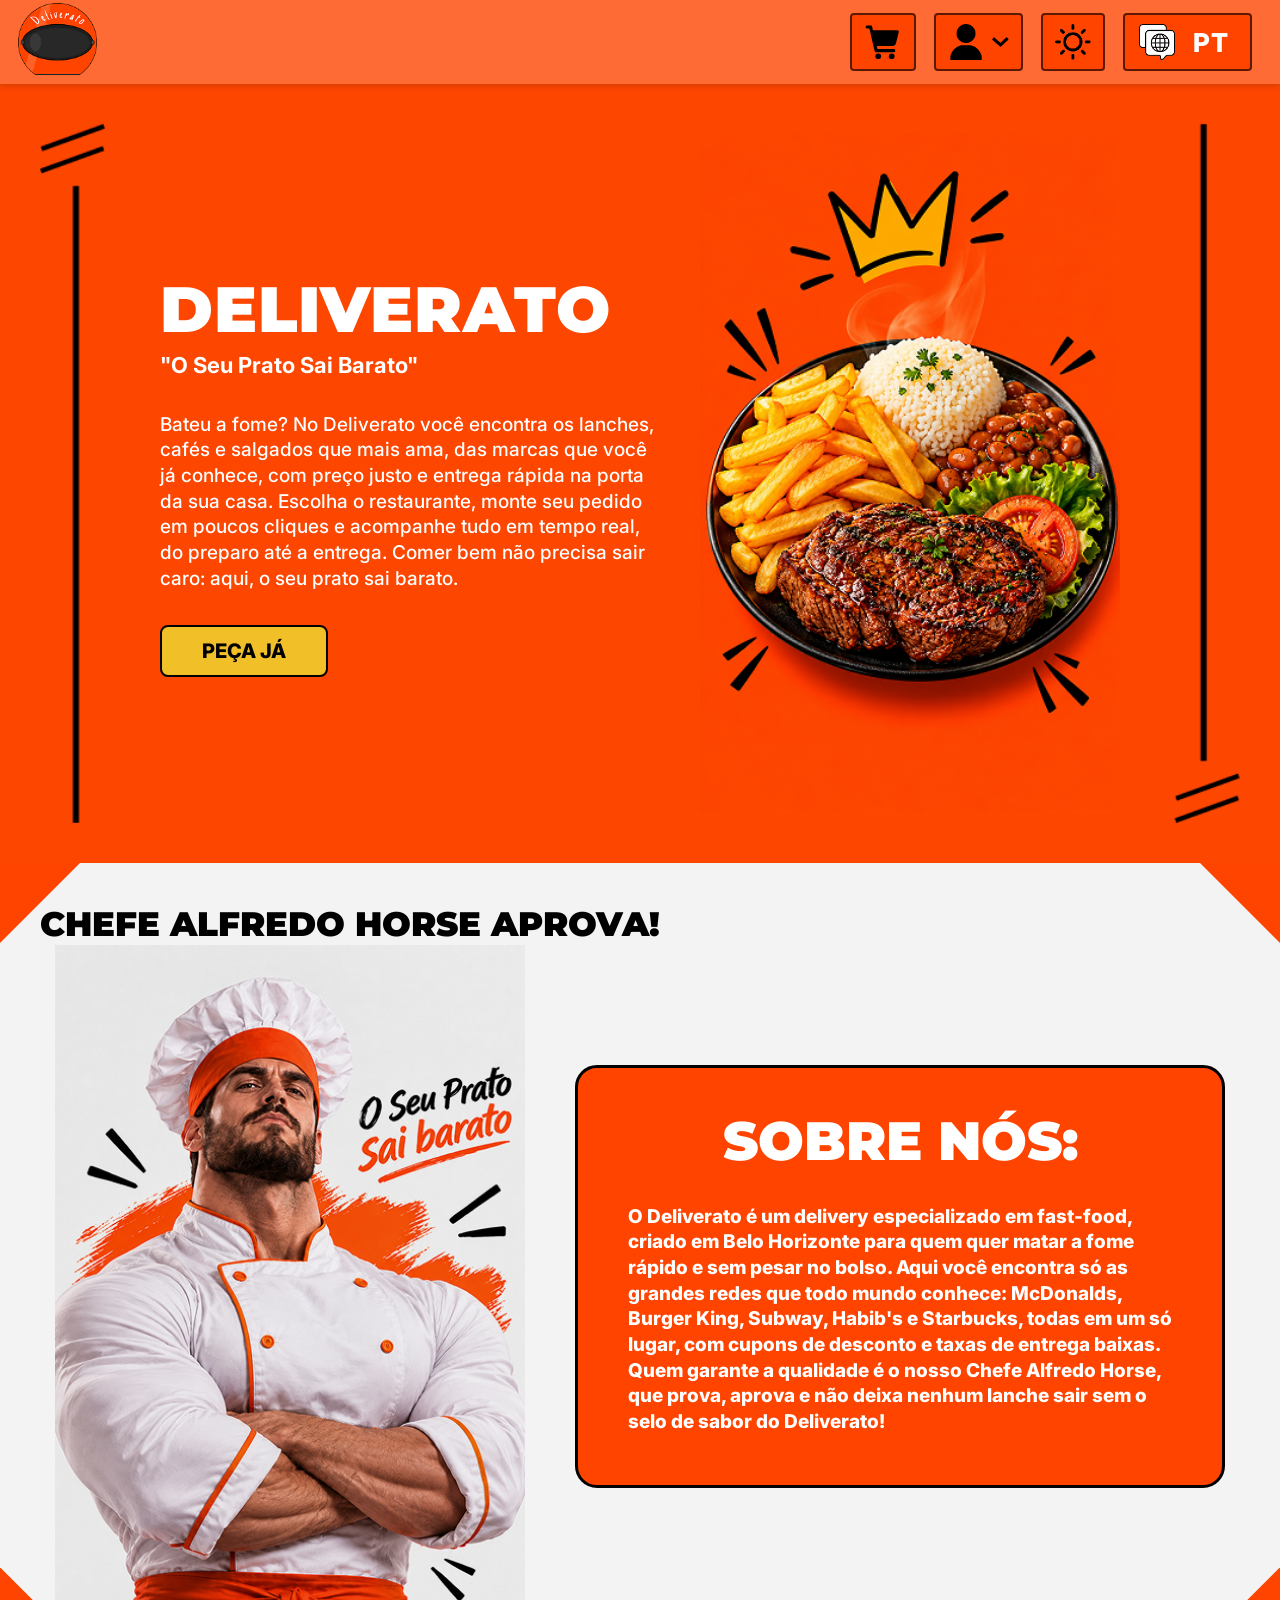
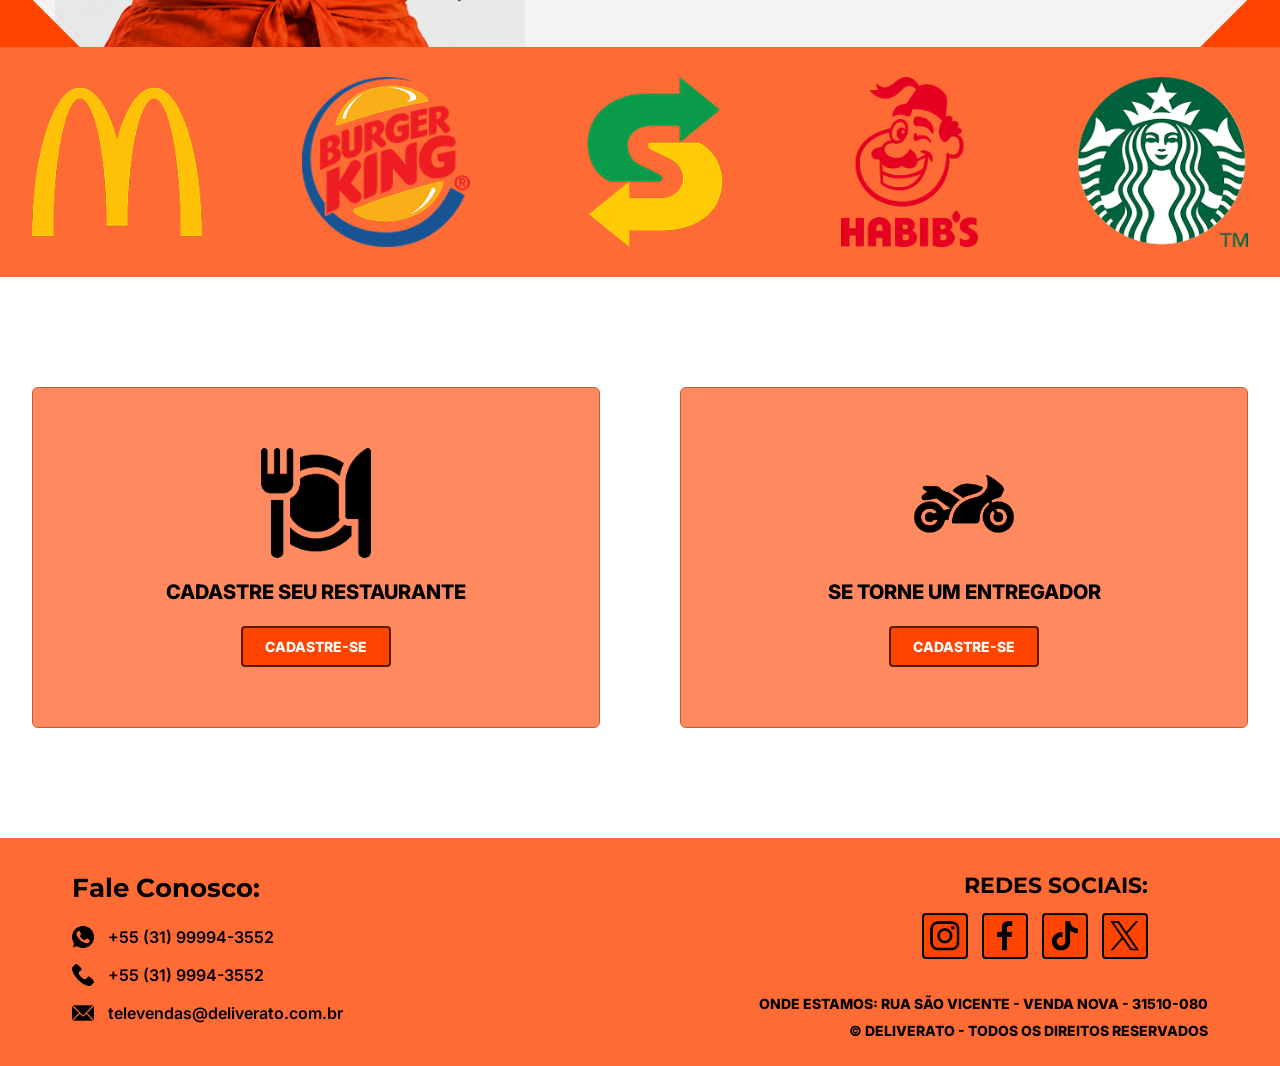
<file: DeliveratoSite-Trabalho/deliverato/index.html>
<!-- termina o js ai geraldo -->

<!DOCTYPE html>
<html lang="pt-BR">

<head>
    <meta charset="UTF-8">
    <meta name="viewport" content="width=device-width, initial-scale=1.0">
    <title>Deliverato - O Seu Prato Sai Barato</title>
    <link rel="icon" href="img/deliverato-logo.png">
    <link rel="stylesheet" href="css/style.css">
</head>

<body>
    <div id="topo"></div>
    <main>
        <section class="hero">
            <img src="img/decoracao.png" alt="" class="decor esq">
            <img src="img/decoracao.png" alt="" class="decor dir">
            <div class="container">
                <div class="hero-texto">
                    <h1>DELIVERATO</h1>
                    <p class="slogan" data-i18n="slogan">"O Seu Prato Sai Barato"</p>
                    <p class="lorem">Bateu a fome? No Deliverato você encontra os lanches, cafés e salgados que mais
                        ama, das marcas
                        que você já conhece, com preço justo e entrega rápida na porta da sua casa. Escolha o
                        restaurante, monte
                        seu pedido em poucos cliques e acompanhe tudo em tempo real, do preparo até a entrega. Comer bem
                        não
                        precisa sair caro: aqui, o seu prato sai barato.</p>
                    <a href="restaurantes.html" class="btn-peca" data-i18n="pecaJa">PEÇA JÁ</a>
                </div>
                <img src="img/pratocapa.png" alt="Prato com bife, arroz, feijão, batata frita e salada"
                    class="hero-img">
            </div>
        </section>
        <section class="secao-chefe">
            <div class="fundo">
                <h2 data-i18n="chefeAprova">CHEFE ALFREDO HORSE APROVA!</h2>
                <div class="conteudo">
                    <img src="img/alfredohorse.png" alt="Chefe Alfredo Horse - O Seu Prato Sai barato" class="chefe">
                    <div class="sobre-nos">
                        <h2 data-i18n="sobreNos">SOBRE NÓS:</h2>
                        <p>O Deliverato é um delivery especializado em fast-food, criado em Belo Horizonte para quem
                            quer matar a fome
                            rápido e sem pesar no bolso. Aqui você encontra só as grandes redes que todo mundo conhece:
                            McDonalds,
                            Burger King, Subway, Habib's e Starbucks, todas em um só lugar, com cupons de desconto e
                            taxas de
                            entrega baixas. Quem garante a qualidade é o nosso Chefe Alfredo Horse, que prova, aprova e
                            não deixa
                            nenhum lanche sair sem o selo de sabor do Deliverato!</p>
                    </div>
                </div>
            </div>
        </section>
        <section class="faixa-marcas">
            <div class="container">
                <a href="restaurante.html" onclick="localStorage.setItem('loja', 'mcdonalds')" title="McDonalds"><img src="img/mcdonalds.png"
                        alt="McDonalds"></a>
                <a href="restaurante.html" onclick="localStorage.setItem('loja', 'burgerking')" title="Burger King"><img src="img/burgerking.png"
                        alt="Burger King"></a>
                <a href="restaurante.html" onclick="localStorage.setItem('loja', 'subway')" title="Subway"><img src="img/subway-mini.png" alt="Subway"></a>
                <a href="restaurante.html" onclick="localStorage.setItem('loja', 'habibs')" title="Habib's"><img src="img/habibs.png" alt="Habib's"></a>
                <a href="restaurante.html" onclick="localStorage.setItem('loja', 'starbucks')" title="Starbucks"><img src="img/starbucks.png"
                        alt="Starbucks"></a>
            </div>
        </section>
        <section class="secao-cadastros">
            <div class="container">
                <div class="card-cadastro">
                    <img src="img/dinner.png" alt="">
                    <h3 data-i18n="cadRestaurante">CADASTRE SEU RESTAURANTE</h3>
                    <a href="cadastro.html" class="btn-laranja" data-i18n="cadastreSe">CADASTRE-SE</a>
                </div>
                <div class="card-cadastro">
                    <img src="img/motorcycle.png" alt="">
                    <h3 data-i18n="cadEntregador">SE TORNE UM ENTREGADOR</h3>
                    <a href="cadastro.html" class="btn-laranja" data-i18n="cadastreSe">CADASTRE-SE</a>
                </div>
            </div>
        </section>
    </main>
    <div id="rodape"></div>
    <script src="js/dados.js"></script>
    <script src="js/script.js"></script>
</body>

</html>
</file>
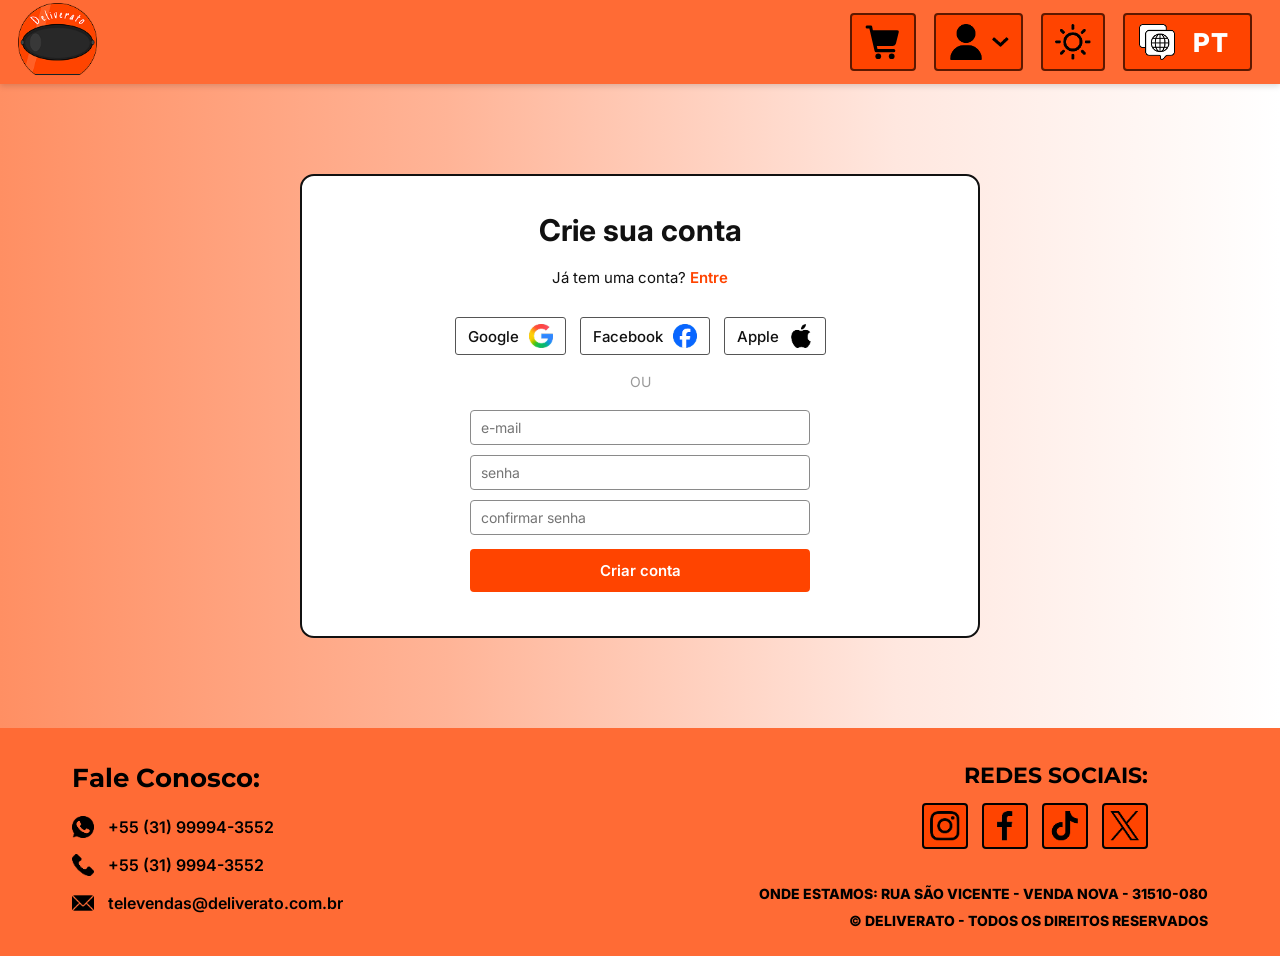
<file: DeliveratoSite-Trabalho/deliverato/cadastro.html>
<!DOCTYPE html>
<html lang="pt-BR">

<head>
    <meta charset="UTF-8">
    <meta name="viewport" content="width=device-width, initial-scale=1.0">
    <title>Crie sua conta - Deliverato</title>
    <link rel="icon" href="img/deliverato-logo.png">
    <link rel="stylesheet" href="css/style.css">
</head>

<body>
    <div id="topo"></div>
    <main class="pagina-auth fundo-degrade">
        <div class="caixa-auth">
            <h1 data-i18n="crieConta">Crie sua conta</h1>
            <p class="troca"><span data-i18n="jaTemConta">Já tem uma conta?</span>
                <a href="login.html" class="link-laranja" id="linkTroca" data-i18n="entreLink">Entre</a>
            </p>
            <div class="sociais">
                <button type="button" data-social="Google">Google <img src="img/google.png" alt=""></button>
                <button type="button" data-social="Facebook">Facebook <img src="img/facebook.png" alt=""></button>
                <button type="button" data-social="Apple">Apple <img src="img/apple.png" alt=""></button>
            </div>
            <p class="ou" data-i18n="ou">OU</p>
            <form class="form-auth" id="formAuth" data-tipo="cadastro" novalidate>
                <input type="email" id="email" class="campo" placeholder="e-mail" autocomplete="email">
                <p class="msg-erro" id="emailErro"></p>
                <input type="password" id="senha" class="campo" placeholder="senha" autocomplete="new-password">
                <p class="msg-erro" id="senhaErro"></p>
                <input type="password" id="confirmar" class="campo" placeholder="confirmar senha"
                    autocomplete="new-password">
                <button type="submit" class="btn-laranja cheio" data-i18n="criarConta">Criar conta</button>
            </form>
        </div>
    </main>
    <div id="rodape"></div>
    <script src="js/dados.js"></script>
    <script src="js/script.js"></script>
</body>

</html>
</file>
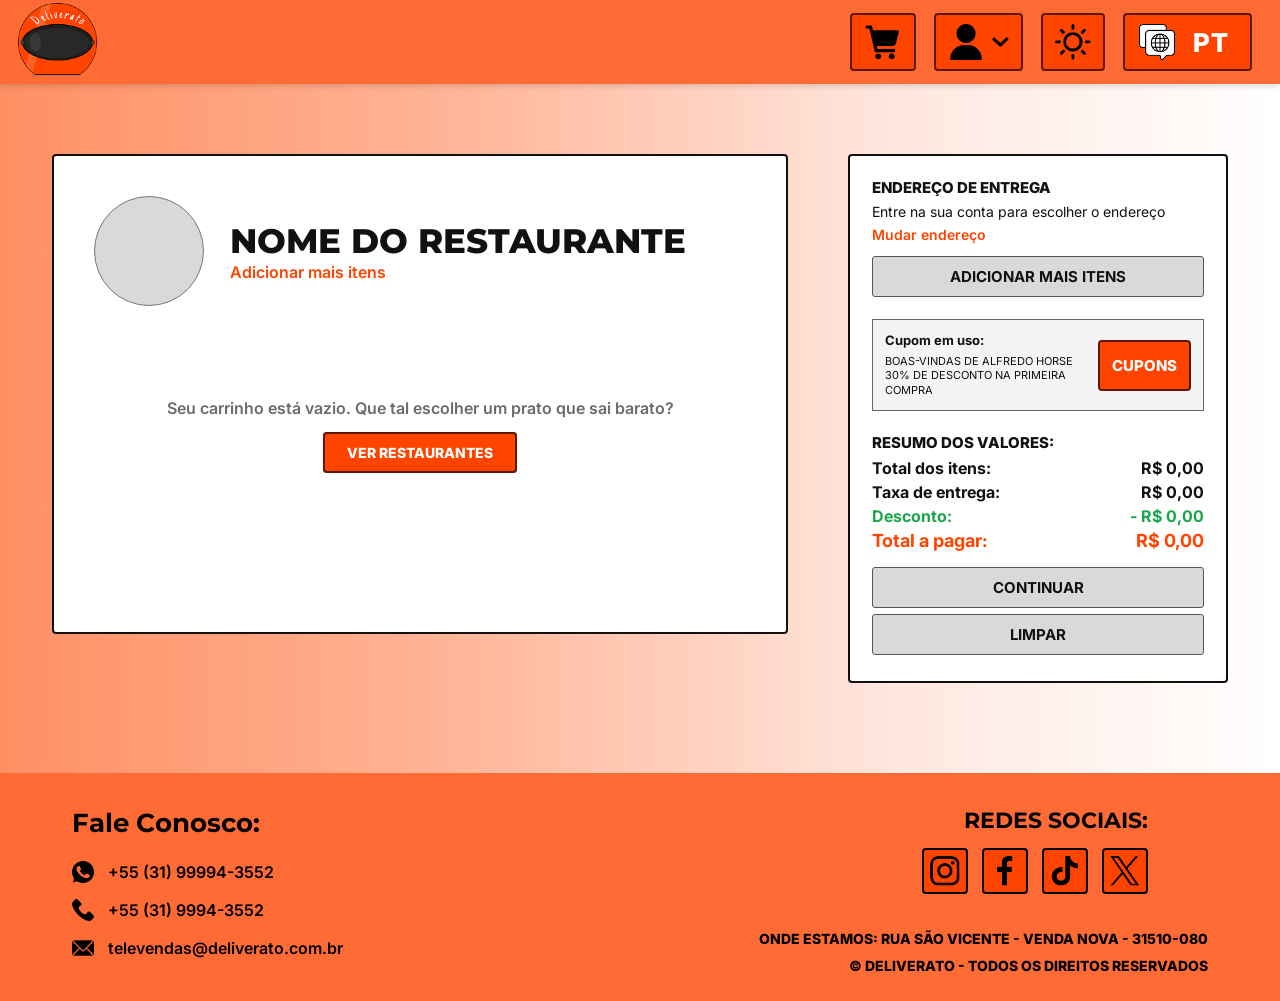
<file: DeliveratoSite-Trabalho/deliverato/carrinho.html>
<!DOCTYPE html>
<html lang="pt-BR">

<head>
    <meta charset="UTF-8">
    <meta name="viewport" content="width=device-width, initial-scale=1.0">
    <title>Carrinho - Deliverato</title>
    <link rel="icon" href="img/deliverato-logo.png">
    <link rel="stylesheet" href="css/style.css">
</head>

<body>
    <div id="topo"></div>
    <main class="pagina-carrinho fundo-degrade">
        <div class="container">
            <section class="caixa carrinho-itens" id="caixaItens"></section>
            <aside class="caixa resumo">
                <h3 data-i18n="enderecoEntrega">ENDEREÇO DE ENTREGA</h3>
                <p class="endereco-entrega" id="enderecoEntrega"></p>
                <a href="perfil.html#endereco" class="link-laranja" style="font-size:14px"
                    data-i18n="mudarEndereco">Mudar endereço</a>
                <button class="btn-cinza" id="btnMaisItens" data-i18n="adicionarMaisBtn">ADICIONAR MAIS ITENS</button>
                <div class="cupom-box">
                    <div class="nome-cupom" id="cupomUso"></div>
                    <button class="btn-laranja" id="btnCupons" data-i18n="cupons">CUPONS</button>
                </div>
                <h3 data-i18n="resumoValores">RESUMO DOS VALORES:</h3>
                <div class="linhas-valores">
                    <p><span data-i18n="totalItens">Total dos itens:</span> <span id="vItens">R$ 0,00</span></p>
                    <p><span data-i18n="taxaEntrega">Taxa de entrega:</span> <span id="vTaxa">R$ 0,00</span></p>
                    <p class="desconto" id="linhaDesconto" hidden><span data-i18n="desconto">Desconto:</span> <span
                            id="vDesconto">- R$ 0,00</span></p>
                    <p class="total"><span data-i18n="totalPagar">Total a pagar:</span> <span id="vTotal">R$ 0,00</span>
                    </p>
                </div>
                <button class="btn-cinza" id="btnContinuar" data-i18n="continuar">CONTINUAR</button>
                <button class="btn-cinza" id="btnLimpar" style="margin-top:6px" data-i18n="limpar">LIMPAR</button>
            </aside>
        </div>
    </main>
    <div id="rodape"></div>
    <script src="js/dados.js"></script>
    <script src="js/script.js"></script>
</body>

</html>
</file>
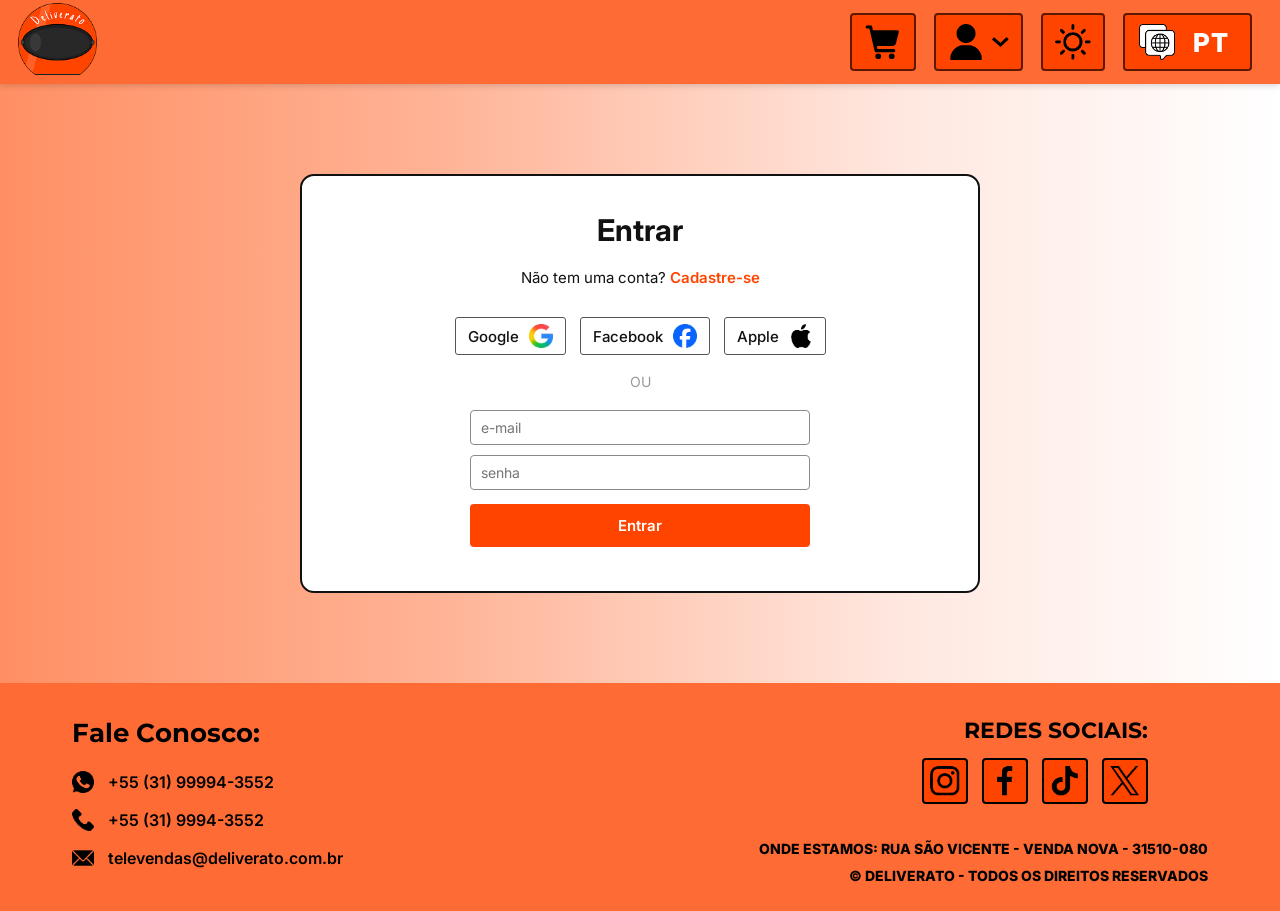
<file: DeliveratoSite-Trabalho/deliverato/login.html>
<!DOCTYPE html>
<html lang="pt-BR">

<head>
    <meta charset="UTF-8">
    <meta name="viewport" content="width=device-width, initial-scale=1.0">
    <title>Entrar - Deliverato</title>
    <link rel="icon" href="img/deliverato-logo.png">
    <link rel="stylesheet" href="css/style.css">
</head>

<body>
    <div id="topo"></div>
    <main class="pagina-auth fundo-degrade">
        <div class="caixa-auth">
            <h1 data-i18n="entrar">Entrar</h1>
            <p class="troca"><span data-i18n="naoTemConta">Não tem uma conta?</span>
                <a href="cadastro.html" class="link-laranja" id="linkTroca" data-i18n="cadastreSeLink">Cadastre-se</a>
            </p>
            <div class="sociais">
                <button type="button" data-social="Google">Google <img src="img/google.png" alt=""></button>
                <button type="button" data-social="Facebook">Facebook <img src="img/facebook.png" alt=""></button>
                <button type="button" data-social="Apple">Apple <img src="img/apple.png" alt=""></button>
            </div>
            <p class="ou" data-i18n="ou">OU</p>
            <form class="form-auth" id="formAuth" data-tipo="login" novalidate>
                <input type="email" id="email" class="campo" placeholder="e-mail" autocomplete="email">
                <p class="msg-erro" id="emailErro"></p>
                <input type="password" id="senha" class="campo" placeholder="senha" autocomplete="current-password">
                <p class="msg-erro" id="senhaErro"></p>
                <button type="submit" class="btn-laranja cheio" data-i18n="entrar">Entrar</button>
            </form>
        </div>
    </main>
    <div id="rodape"></div>
    <script src="js/dados.js"></script>
    <script src="js/script.js"></script>
</body>

</html>
</file>
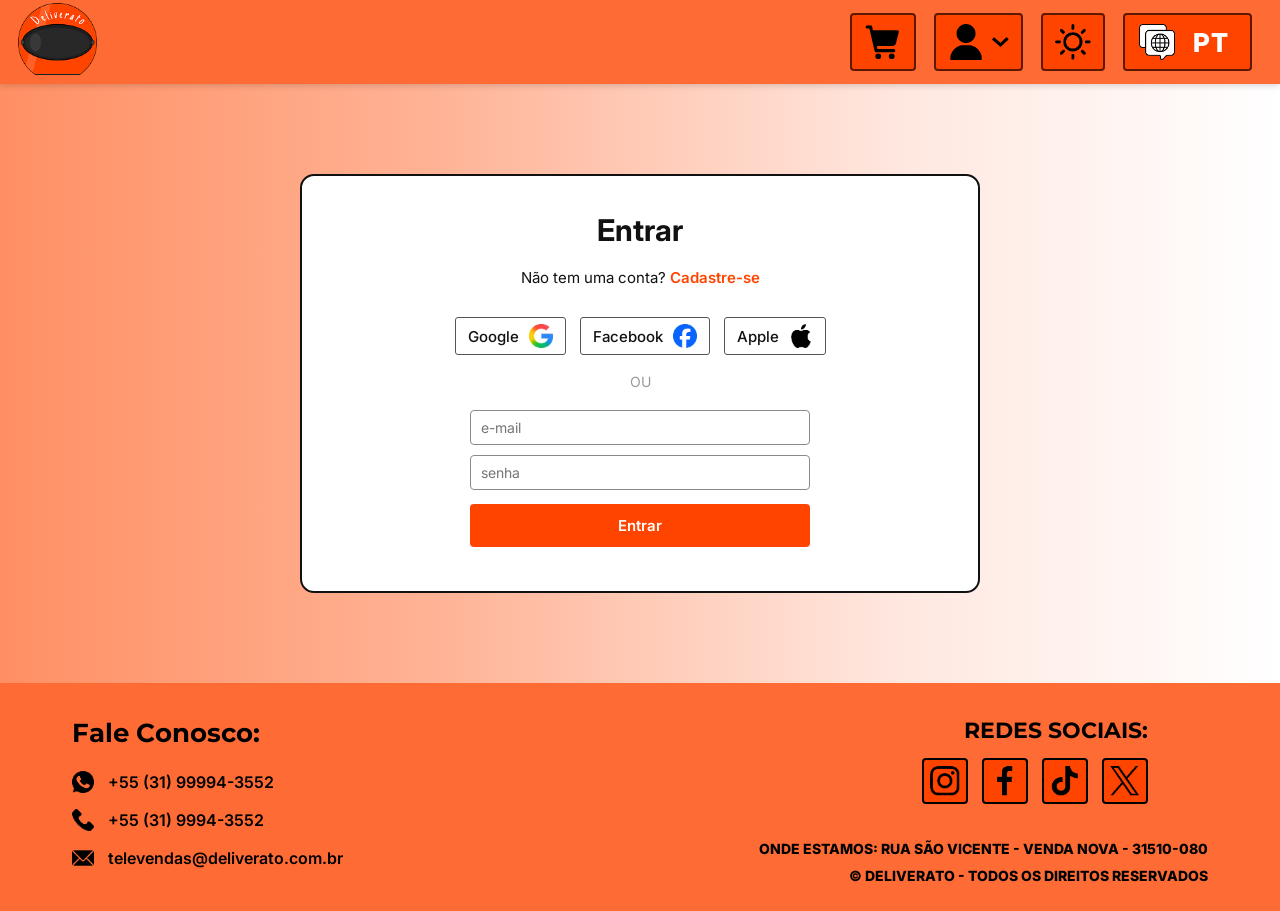
<file: DeliveratoSite-Trabalho/deliverato/pagamento.html>
<!DOCTYPE html>
<html lang="pt-BR">

<head>
    <meta charset="UTF-8">
    <meta name="viewport" content="width=device-width, initial-scale=1.0">
    <title>Forma de Pagamento - Deliverato</title>
    <link rel="icon" href="img/deliverato-logo.png">
    <link rel="stylesheet" href="css/style.css">
</head>

<body>
    <div id="topo"></div>
    <main class="pagina-pagamento fundo-degrade">
        <div class="container">
        <section class="caixa finalizar">
            <div class="topo">
                <div class="avatar-restaurante" id="pgAvatar"></div>
                <h2 data-i18n="finalizarCompra">FINALIZAR COMPRA</h2>
            </div>
            <div class="pedido-resumo">
                <div class="foto"><img src="img/quadrosla.png" alt="" id="pgFoto"></div>
                <div>
                    <h3 id="pgNome">Nome do pedido</h3>
                    <ul id="pgItens"></ul>
                </div>
            </div>
            <hr>
            <div class="subs">
                <p>SUBTOTAL: <span id="pgSubtotal">R$ 0,00</span></p>
                <p>TAXA DE ENTREGA: <span id="pgTaxa">R$ 0,00</span></p>
                <p>DESCONTO: <span id="pgDesconto">R$ 0,00</span></p>
            </div>
            <hr>
            <p class="total-final">TOTAL: <span id="pgTotal">R$ 0,00</span></p>
        </section>
        <section class="caixa opcoes-pagamento-wrap">
            <form class="opcoes-pagamento" id="formPagamento">
                <label class="opcao">
                    <input type="radio" name="pagamento" value="credito" checked><span class="radio"></span>
                    <span data-i18n="credito">Cartão de crédito</span>
                    <span class="bandeiras"><img src="img/visa.png" alt="Visa"><img src="img/mastercard.png"
                            alt="Mastercard"></span>
                </label>
                <label class="opcao">
                    <input type="radio" name="pagamento" value="debito"><span class="radio"></span>
                    <span data-i18n="debito">Cartão de débito</span>
                    <span class="bandeiras"><img src="img/mastercard.png" alt="Mastercard"><img src="img/visa.png"
                            alt="Visa"></span>
                </label>
                <label class="opcao">
                    <input type="radio" name="pagamento" value="pix"><span class="radio"></span>
                    <span class="bandeiras" style="margin:0"><img src="img/pix.png" alt=""></span> Pix
                </label>
                <label class="opcao">
                    <input type="radio" name="pagamento" value="nupay"><span class="radio"></span>
                    <span class="bandeiras" style="margin:0"><img src="img/nubank.png" alt=""></span> NuPay
                </label>
                <button type="submit" class="btn-laranja" data-i18n="pagarAgora">PAGAR AGORA!</button>
            </form>
        </section>
        </div>
    </main>
    <div id="rodape"></div>
    <script src="js/dados.js"></script>
    <script src="js/script.js"></script>
</body>

</html>
</file>
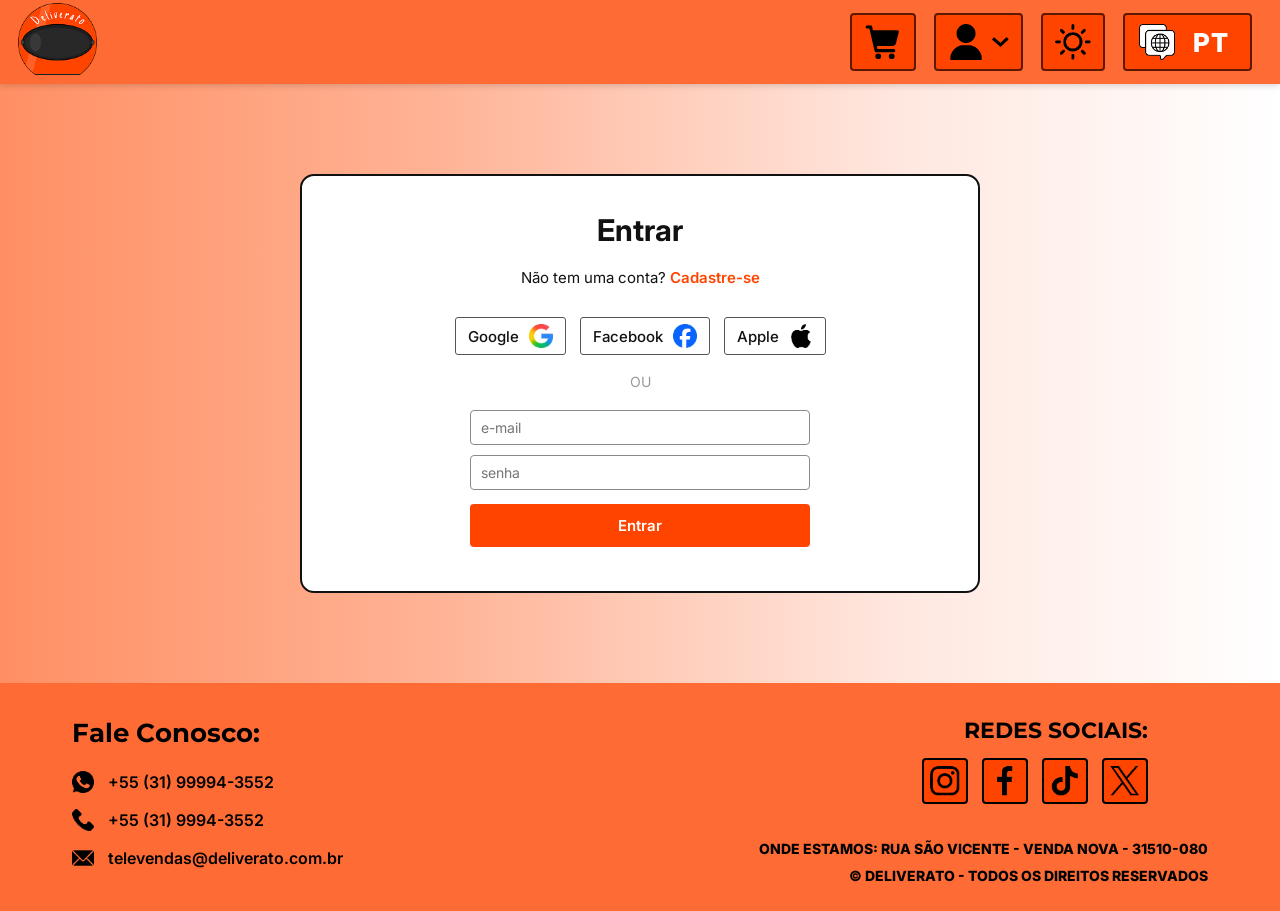
<file: DeliveratoSite-Trabalho/deliverato/pedido.html>
<!DOCTYPE html>
<html lang="pt-BR">

<head>
    <meta charset="UTF-8">
    <meta name="viewport" content="width=device-width, initial-scale=1.0">
    <title>Acompanhe seu pedido - Deliverato</title>
    <link rel="icon" href="img/deliverato-logo.png">
    <link rel="stylesheet" href="css/style.css">
</head>

<body>
    <div id="topo"></div>
    <main class="pagina-pedido fundo-degrade">
        <div class="container" id="conteudoPedido"></div>
    </main>
    <div id="rodape"></div>
    <script src="js/dados.js"></script>
    <script src="js/script.js"></script>
</body>

</html>
</file>
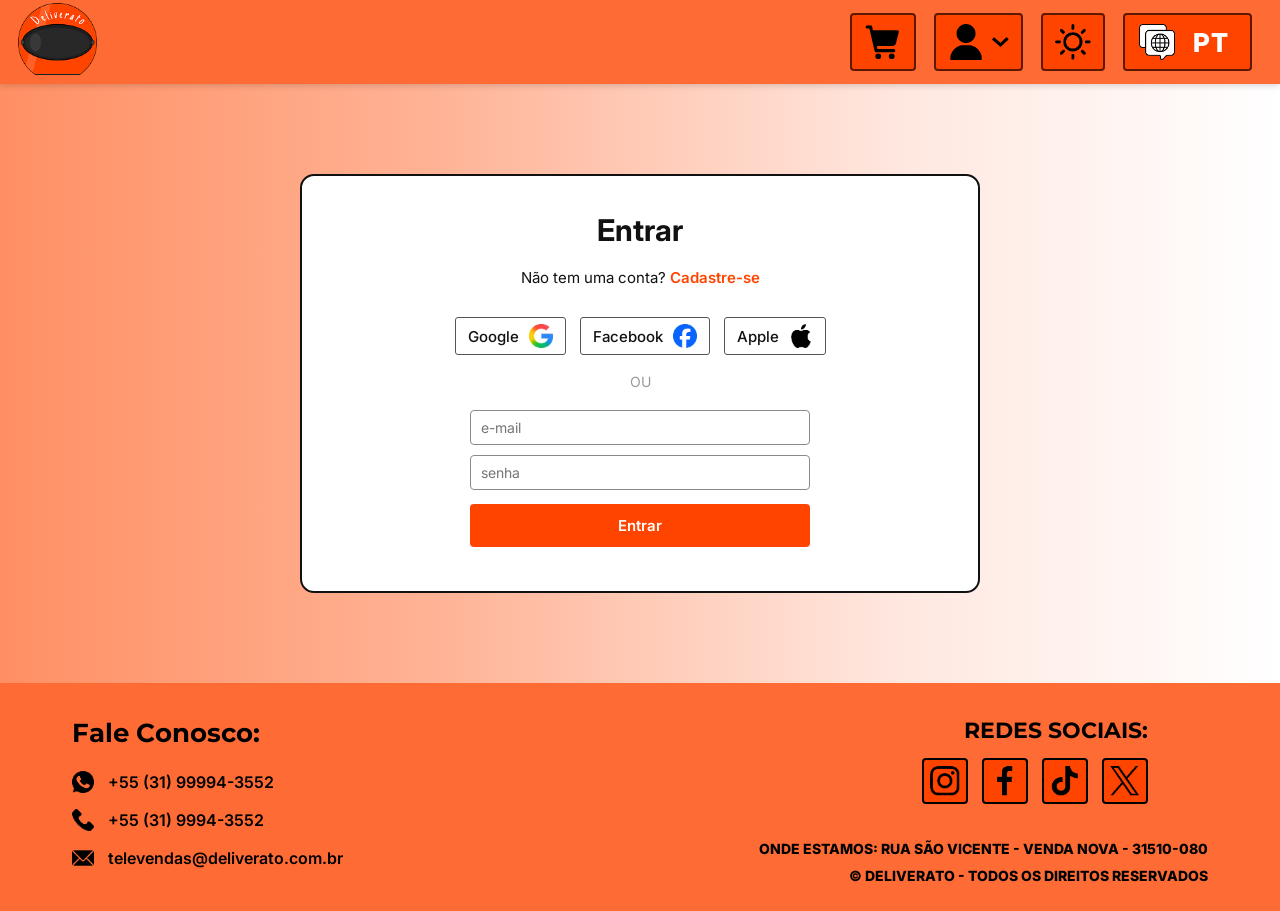
<file: DeliveratoSite-Trabalho/deliverato/perfil.html>
<!DOCTYPE html>
<html lang="pt-BR">

<head>
    <meta charset="UTF-8">
    <meta name="viewport" content="width=device-width, initial-scale=1.0">
    <title>Meu perfil - Deliverato</title>
    <link rel="icon" href="img/deliverato-logo.png">
    <link rel="stylesheet" href="css/style.css">
</head>

<body>
    <div id="topo"></div>
    <main class="pagina-perfil fundo-degrade">
        <div class="container">
            <section class="caixa perfil-topo">
                <label class="foto-perfil" title="Trocar foto">
                    <img src="img/camera.png" alt="" class="camera" id="fotoPerfil">
                    <input type="file" accept="image/*" id="inputFoto" hidden>
                </label>
                <div>
                    <h1 id="nomeUsuario">NOME DO USUARIO</h1>
                    <p class="tipo" data-i18n="cliente">CLIENTE</p>
                    <p class="email" id="emailUsuario"></p>
                </div>
            </section>
            <div class="grade-perfil">
                <form class="card-perfil" id="formConta" novalidate>
                    <h3><img src="img/user.png" alt="" class="icone-preto"> <span data-i18n="dadosConta">DADOS DA
                            CONTA</span></h3>
                    <input class="campo" id="novoNome" placeholder="NOVO NOME DO USUÁRIO" maxlength="40">
                    <input class="campo" id="novoEmail" type="email" placeholder="DIGITE O NOVO E-MAIL">
                    <p class="msg-erro" id="novoEmailErro" style="margin:-6px 0 8px;text-align:center"></p>
                    <button type="submit" class="btn-laranja" data-i18n="alterar">ALTERAR</button>
                </form>
                <form class="card-perfil" id="formSenha" novalidate>
                    <h3><img src="img/lock.png" alt="" class="icone-preto"> <span data-i18n="seguranca">SEGURANÇA</span>
                    </h3>
                    <input class="campo" id="novaSenha" type="password" placeholder="DIGITE A NOVA SENHA"
                        autocomplete="new-password">
                    <button type="submit" class="btn-laranja" data-i18n="alterar">ALTERAR</button>
                </form>
                <form class="card-perfil largo" id="endereco" novalidate>
                    <h3><img src="img/pin.png" alt="" class="icone-preto"> <span data-i18n="alterarEndereco">ALTERAR O
                            ENDEREÇO</span></h3>
                    <div class="grade-endereco">
                        <div><label for="eCep">CEP</label><input class="campo" id="eCep" inputmode="numeric"
                                maxlength="9"></div>
                        <div><label for="eNumero">Número da casa</label><input class="campo" id="eNumero" maxlength="8">
                        </div>
                        <div><label for="eRua">Rua</label><input class="campo" id="eRua"></div>
                        <div><label for="eComplemento">Complemento</label><input class="campo" id="eComplemento"></div>
                        <div><label for="eBairro">Bairro</label><input class="campo" id="eBairro"></div>
                        <div><label for="eReferencia">Referência</label><input class="campo" id="eReferencia"></div>
                    </div>
                    <p class="msg-erro" id="eErro" style="text-align:center;margin-bottom:8px"></p>
                    <button type="submit" class="btn-laranja" data-i18n="alterar">ALTERAR</button>
                </form>
            </div>
        </div>
    </main>
    <div id="rodape"></div>
    <script src="js/dados.js"></script>
    <script src="js/script.js"></script>
</body>

</html>
</file>
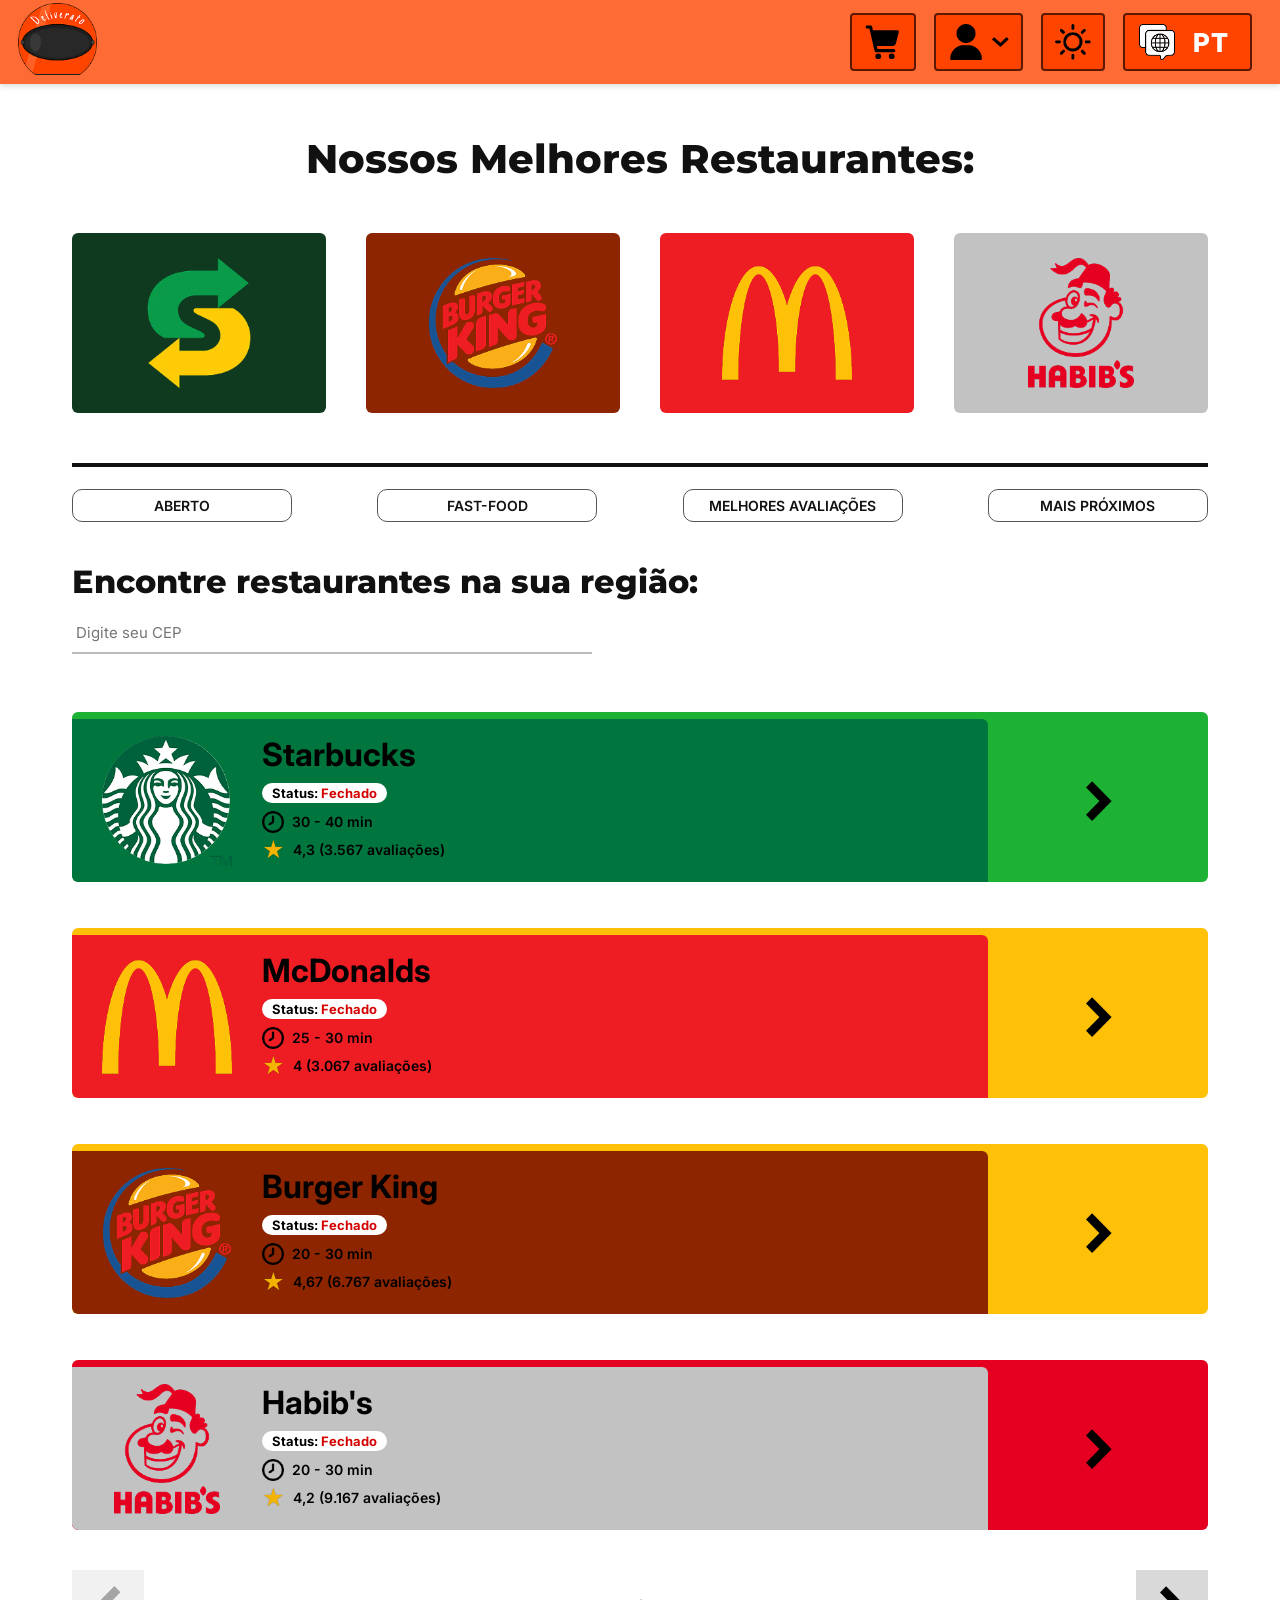
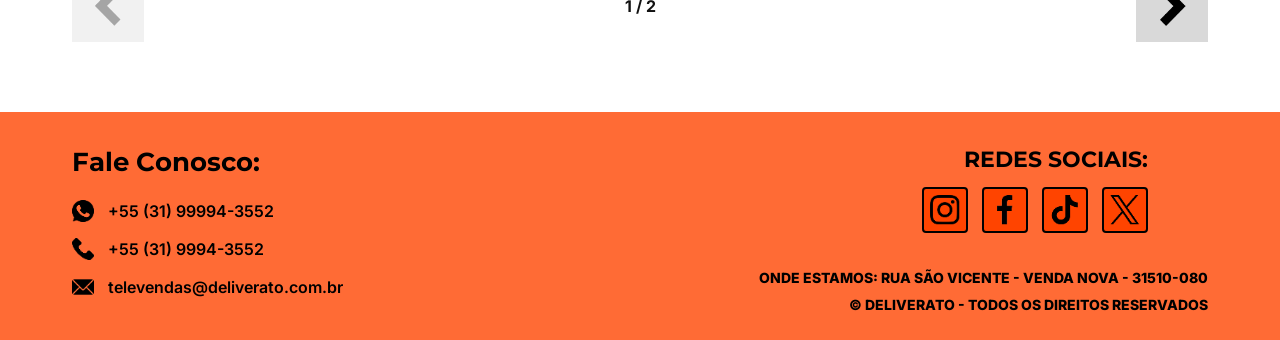
<file: DeliveratoSite-Trabalho/deliverato/restaurante.html>
<!DOCTYPE html>
<html lang="pt-BR">

<head>
    <meta charset="UTF-8">
    <meta name="viewport" content="width=device-width, initial-scale=1.0">
    <title>Restaurante - Deliverato</title>
    <link rel="icon" href="img/deliverato-logo.png">
    <link rel="stylesheet" href="css/style.css">
</head>

<body>
    <div id="topo"></div>
    <main id="paginaRestaurante">
        <section class="banner-restaurante">
            <img id="bannerLogo" src="" alt="">
        </section>
        <section class="info-restaurante">
            <div class="container">
                <div class="identidade">
                    <div class="mini-logo"><img id="miniLogo" src="" alt=""></div>
                    <div>
                        <h1 id="nomeRestaurante"></h1>
                        <div class="nota"><span class="estrela">★</span> <span id="notaRestaurante"></span></div>
                        <p class="detalhes" id="detalhesRestaurante"></p>
                    </div>
                </div>
                <p class="descricao" id="descricaoRestaurante"></p>
            </div>
        </section>
        <section class="container">
            <div class="grade-produtos" id="gradeProdutos"></div>
        </section>
    </main>
    <div id="rodape"></div>
    <script src="js/dados.js"></script>
    <script src="js/script.js"></script>
</body>

</html>
</file>
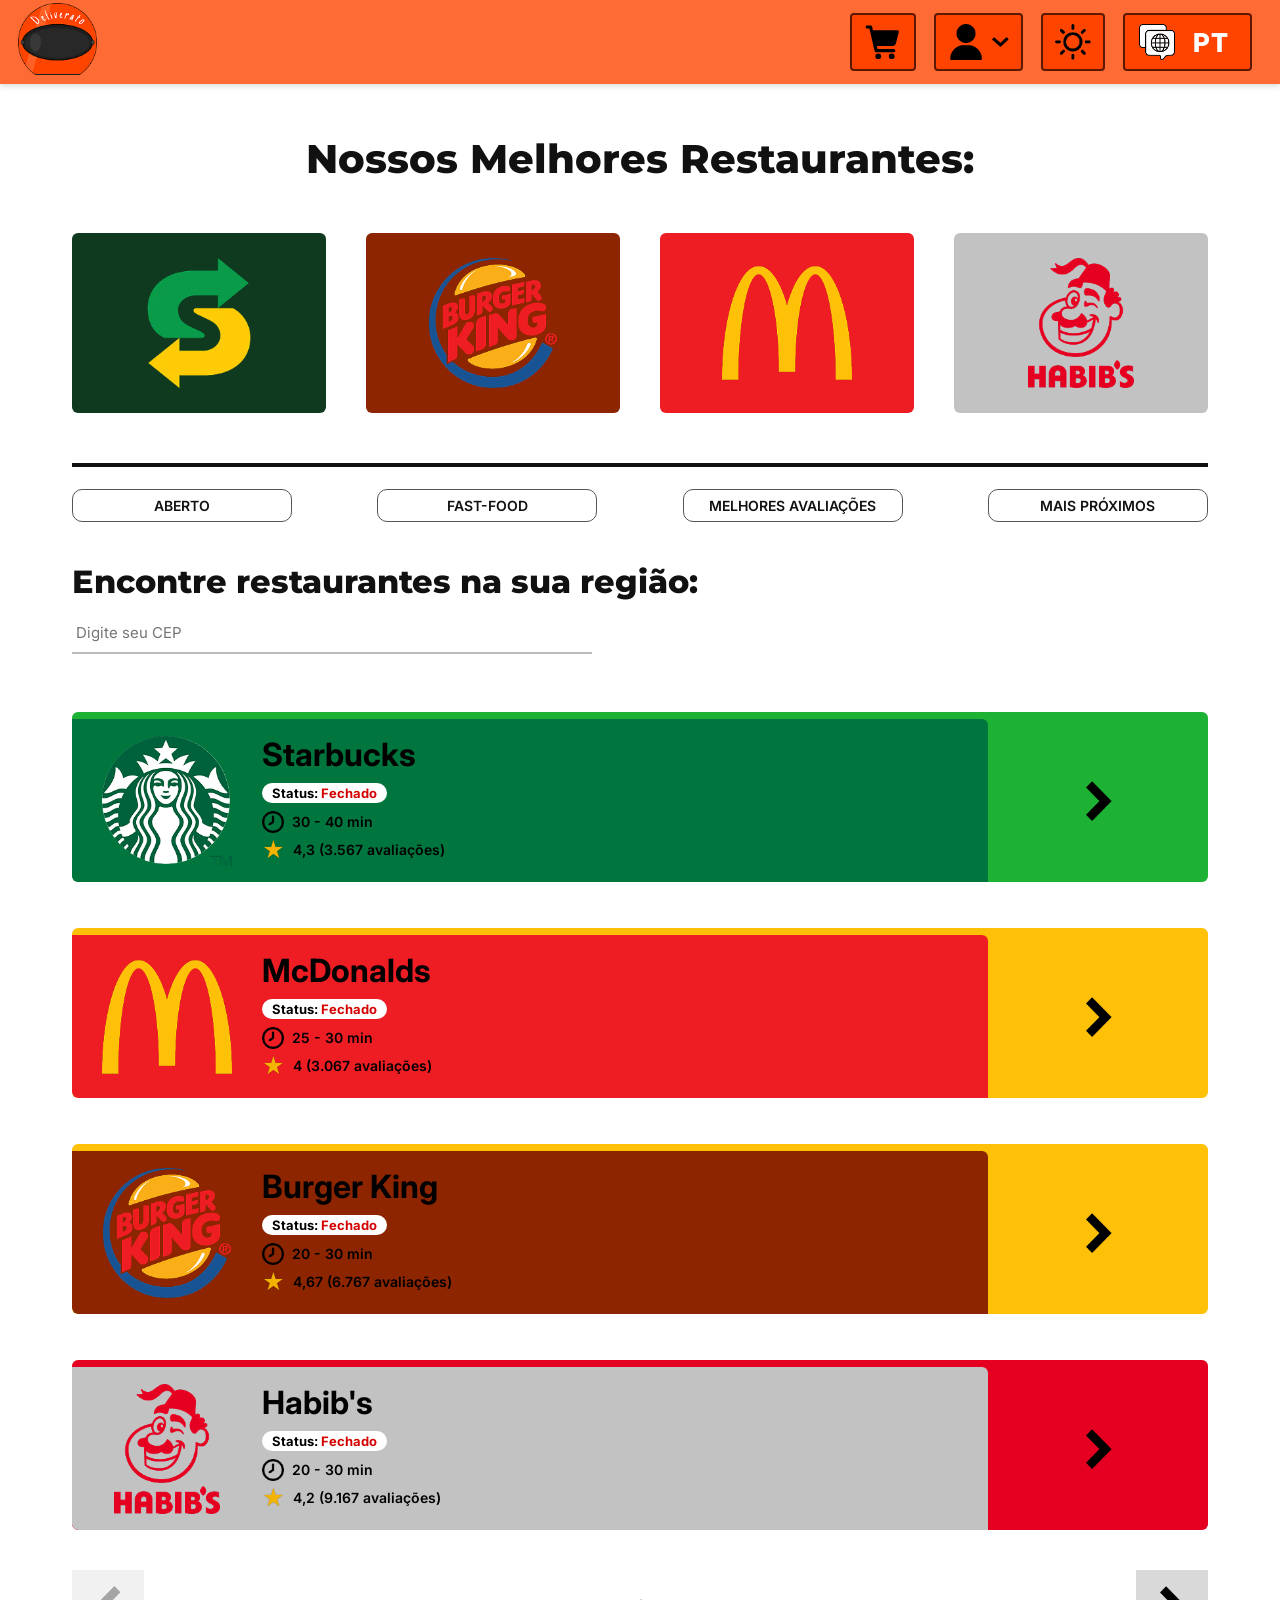
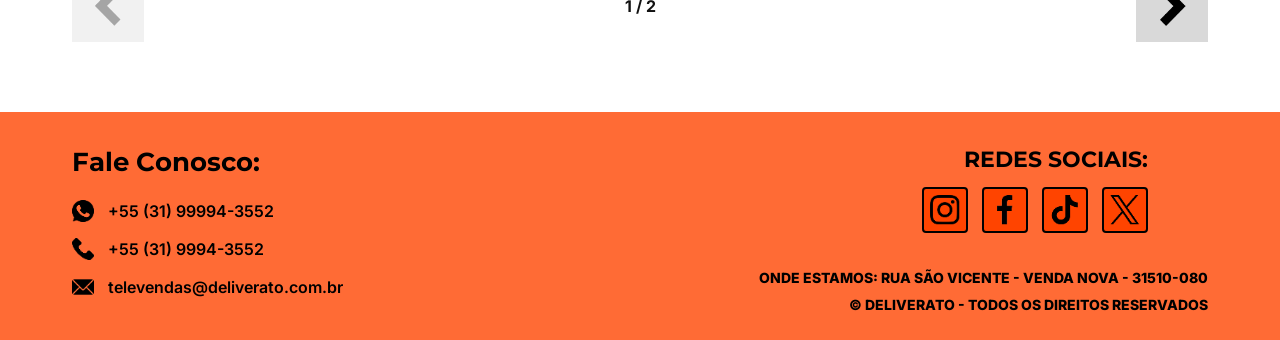
<file: DeliveratoSite-Trabalho/deliverato/restaurantes.html>
<!DOCTYPE html>
<html lang="pt-BR">

<head>
    <meta charset="UTF-8">
    <meta name="viewport" content="width=device-width, initial-scale=1.0">
    <title>Restaurantes - Deliverato</title>
    <link rel="icon" href="img/deliverato-logo.png">
    <link rel="stylesheet" href="css/style.css">
</head>

<body>
    <div id="topo"></div>
    <main class="pagina-restaurantes">
        <div class="container">
            <h1 data-i18n="melhoresRest">Nossos Melhores Restaurantes:</h1>
            <div class="melhores">
                <a href="restaurante.html" onclick="localStorage.setItem('loja', 'subway')" style="background:#103a20" title="Subway"><img
                        src="img/subway-mini.png" alt="Subway"></a>
                <a href="restaurante.html" onclick="localStorage.setItem('loja', 'burgerking')" style="background:#8c2500" title="Burger King"><img
                        src="img/burgerking.png" alt="Burger King"></a>
                <a href="restaurante.html" onclick="localStorage.setItem('loja', 'mcdonalds')" style="background:#ee1d23" title="McDonalds"><img
                        src="img/mcdonalds.png" alt="McDonalds"></a>
                <a href="restaurante.html" onclick="localStorage.setItem('loja', 'habibs')" style="background:#c2c2c2" title="Habib's"><img
                        src="img/habibs.png" alt="Habib's"></a>
            </div>
            <hr class="linha-preta">
            <div class="filtros">
                <button class="filtro" data-filtro="aberto" data-i18n="fAberto">ABERTO</button>
                <button class="filtro" data-filtro="fastfood" data-i18n="fFastFood">FAST-FOOD</button>
                <button class="filtro" data-filtro="avaliacoes" data-i18n="fAvaliacoes">MELHORES AVALIAÇÕES</button>
                <button class="filtro" data-filtro="proximos" data-i18n="fProximos">MAIS PRÓXIMOS</button>
            </div>
            <h2 data-i18n="encontre">Encontre restaurantes na sua região:</h2>
            <div class="busca-cep">
                <input type="text" id="cep" class="campo" inputmode="numeric" placeholder="Digite seu CEP"
                    data-i18n-ph="digiteCep" maxlength="9">
            </div>
            <p class="info-cep" id="infoCep"></p>
            <div class="lista-restaurantes" id="lista"></div>
            <div class="paginacao">
                <button class="esq" id="anterior" aria-label="Página anterior"><img src="img/setamaior.png"
                        alt=""></button>
                <span id="numPagina"></span>
                <button class="dir" id="proxima" aria-label="Próxima página"><img src="img/setamaior.png"
                        alt=""></button>
            </div>
        </div>
    </main>
    <div id="rodape"></div>
    <script src="js/dados.js"></script>
    <script src="js/script.js"></script>
</body>

</html>
</file>
<file: DeliveratoSite-Trabalho/deliverato/css/style.css>
@import url('https://fonts.googleapis.com/css2?family=Inter:wght@400;500;600;700;800;900&family=Montserrat:wght@500;600;700;800;900&display=swap');

:root {
    --laranja: #ff6b35;
    --laranja-forte: #ff4400;
    --laranja-hero: #fd4600;
    --laranja-claro: #ff8a60;
    --borda-escura: #5c1800;
    --amarelo: #f1bf27;
    --cinza: #d9d9d9;
    --cinza-claro: #f4f4f4;
    --branco: #ffffff;
    --preto: #111111;
    --texto: #111111;
    --texto-suave: #6b6b6b;
    --fundo: #ffffff;
    --caixa: #ffffff;
    --borda: #111111;
    --verde-status: #1aa64b;
    --sombra: 0 4px 14px rgba(0, 0, 0, .12);
    --fonte-titulo: 'Montserrat', 'Inter', Arial, sans-serif;
    --fonte: 'Inter', Arial, sans-serif;
}

body.escuro {
    --texto: #f2f2f2;
    --texto-suave: #b5b5b5;
    --fundo: #1b1b1b;
    --caixa: #262626;
    --borda: #e6e6e6;
    --cinza: #3a3a3a;
    --cinza-claro: #222222;
}

body.escuro .icone-preto {
    filter: invert(1);
}

body.escuro .fundo-degrade {
    background: linear-gradient(90deg, #7a2a0c 0%, #3a1a10 55%, #1b1b1b 100%);
}

* {
    box-sizing: border-box;
    margin: 0;
    padding: 0;
}

html {
    scroll-behavior: smooth;
}

body {
    font-family: var(--fonte);
    color: var(--texto);
    background: var(--fundo);
    min-height: 100vh;
    display: flex;
    flex-direction: column;
}

main {
    flex: 1;
}

img {
    max-width: 100%;
    display: block;
}

a {
    color: inherit;
    text-decoration: none;
}

button {
    font-family: inherit;
    cursor: pointer;
}

input,
select,
textarea {
    font-family: inherit;
}

.container {
    width: 100%;
    max-width: 1200px;
    margin: 0 auto;
    padding: 0 32px;
}

.fundo-degrade {
    background: linear-gradient(90deg, #ff8f63 0%, #ffb497 35%, #ffe7df 70%, #ffffff 100%);
}

.cabecalho {
    background: var(--laranja);
    height: 84px;
    display: flex;
    align-items: center;
    justify-content: space-between;
    padding: 0 28px 0 18px;
    position: sticky;
    top: 0;
    z-index: 50;
    box-shadow: 0 2px 6px rgba(0, 0, 0, .15);
}

.cabecalho .logo img {
    height: 80px;
    width: auto;
    margin-top: 2px;
}

.acoes {
    display: flex;
    align-items: center;
    gap: 18px;
}

.btn-header {
    height: 58px;
    min-width: 58px;
    padding: 0 12px;
    background: var(--laranja-forte);
    border: 2px solid var(--borda-escura);
    border-radius: 4px;
    display: inline-flex;
    align-items: center;
    justify-content: center;
    gap: 8px;
    position: relative;
}

.btn-header img {
    height: 36px;
    width: auto;
}

.btn-user img.seta {
    height: 10px;
}

.btn-idioma {
    padding: 0 22px 0 14px;
    gap: 18px;
}

.btn-idioma span {
    color: #fff;
    font: 800 26px var(--fonte);
    letter-spacing: .5px;
}

.btn-carrinho svg {
    width: 38px;
    height: 38px;
}

.btn-carrinho .badge {
    position: absolute;
    top: -9px;
    right: -9px;
    min-width: 24px;
    height: 24px;
    padding: 0 6px;
    border-radius: 12px;
    background: #fff;
    border: 2px solid var(--borda-escura);
    color: var(--laranja-forte);
    font: 800 13px/20px var(--fonte);
    text-align: center;
}

.btn-carrinho .badge.vazio {
    display: none;
}

.menu-usuario {
    position: relative;
}

.dropdown {
    position: absolute;
    right: 0;
    top: 68px;
    min-width: 220px;
    background: var(--caixa);
    border: 2px solid var(--borda-escura);
    border-radius: 0;
    box-shadow: var(--sombra);
    display: none;
    overflow: hidden;
}

.dropdown.aberto {
    display: block;
}

.dropdown .ola {
    padding: 12px 16px;
    font-weight: 700;
    border-bottom: 1px solid var(--cinza);
    font-size: 14px;
}

.dropdown a,
.dropdown button {
    display: block;
    width: 100%;
    text-align: left;
    padding: 12px 16px;
    background: none;
    border: 0;
    font: 600 14px var(--fonte);
    color: var(--texto);
}

.rodape {
    background: var(--laranja);
    color: #000;
    padding: 34px 0 26px;
}

.rodape .container {
    display: flex;
    justify-content: space-between;
    gap: 30px;
    flex-wrap: wrap;
}

.rodape h3 {
    font: 700 26px var(--fonte-titulo);
    margin-bottom: 22px;
}

.rodape .contatos li {
    list-style: none;
    display: flex;
    align-items: center;
    gap: 14px;
    margin-bottom: 16px;
    font: 600 16px var(--fonte);
}

.rodape .contatos img {
    width: 22px;
}

.rodape .direita {
    text-align: right;
    display: flex;
    flex-direction: column;
    align-items: flex-end;
}

.rodape .direita h3 {
    margin-right: 60px;
    font-size: 22px;
    margin-bottom: 14px;
}

.redes {
    display: flex;
    gap: 14px;
    margin-right: 60px;
    margin-bottom: 26px;
}

.redes a {
    width: 46px;
    height: 46px;
    border: 2px solid #000;
    border-radius: 4px;
    background: var(--laranja-forte);
    display: flex;
    align-items: center;
    justify-content: center;
}

.redes img {
    width: 30px;
}

.rodape .endereco,
.rodape .copy {
    font: 800 14px var(--fonte);
    text-transform: uppercase;
    margin-top: 10px;
}

.btn-laranja {
    background: var(--laranja-forte);
    color: #fff;
    border: 2px solid var(--borda-escura);
    border-radius: 4px;
    font: 800 14px var(--fonte);
    padding: 10px 22px;
    text-transform: uppercase;
}

.btn-cinza {
    background: var(--cinza);
    color: var(--texto);
    border: 1.5px solid #555;
    border-radius: 3px;
    font: 700 13px var(--fonte);
    padding: 10px 16px;
    text-transform: uppercase;
}

.btn-branco {
    background: #fff;
    color: #111;
    border: 1.5px solid #111;
    border-radius: 4px;
    font: 700 13px var(--fonte);
    padding: 10px 16px;
}

.link-laranja {
    color: var(--laranja-forte);
    font-weight: 600;
    cursor: pointer;
    background: none;
    border: 0;
    font-size: inherit;
}

.campo {
    width: 100%;
    border: 1.5px solid #8a8a8a;
    border-radius: 4px;
    padding: 10px 12px;
    font-size: 15px;
    background: var(--caixa);
    color: var(--texto);
    outline: none;
}

.campo:focus {
    border-color: var(--laranja-forte);
    box-shadow: 0 0 0 3px rgba(255, 68, 0, .18);
}

.campo.erro {
    border-color: #d40000;
    box-shadow: 0 0 0 3px rgba(212, 0, 0, .15);
}

.msg-erro {
    color: #d40000;
    font-size: 13px;
    font-weight: 600;
    margin-top: 6px;
    display: none;
}

.msg-erro.visivel {
    display: block;
}

.caixa {
    background: var(--caixa);
    border: 2px solid var(--borda);
    border-radius: 4px;
}

.hero {
    background: var(--laranja-hero);
    color: #fff;
    position: relative;
    overflow: hidden;
}

.hero .container {
    display: flex;
    align-items: center;
    justify-content: space-between;
    min-height: 560px;
    gap: 40px;
    padding: 50px 120px;
}

.hero .decor {
    position: absolute;
    top: 40px;
    height: calc(100% - 80px);
    width: auto;
}

.hero .decor.esq {
    left: 40px;
}

.hero .decor.dir {
    right: 40px;
    transform: rotate(180deg);
}

.hero-texto {
    max-width: 540px;
}

.hero h1 {
    font: 900 64px var(--fonte-titulo);
    letter-spacing: 1px;
}

.hero .slogan {
    font: 700 22px var(--fonte);
    margin: 4px 0 34px;
}

.hero p.lorem {
    font: 500 19px/1.35 var(--fonte);
    margin-bottom: 34px;
}

.btn-peca {
    background: var(--amarelo);
    color: #000;
    border: 2px solid #000;
    border-radius: 8px;
    font: 800 20px var(--fonte);
    padding: 12px 40px;
    display: inline-block;
}

.hero-img {
    width: 420px;
    flex-shrink: 0;
}

.secao-chefe {
    background: var(--laranja-forte);
    position: relative;
}

.secao-chefe .fundo {
    background: #f3f3f3;
    clip-path: polygon(80px 0, calc(100% - 80px) 0, 100% 80px, 100% calc(100% - 80px), calc(100% - 80px) 100%, 80px 100%, 0 calc(100% - 80px), 0 80px);
    padding: 40px 0 0;
}

body.escuro .secao-chefe .fundo {
    background: #2a2a2a;
}

.secao-chefe h2 {
    font: 900 34px var(--fonte-titulo);
    color: #000;
    padding-left: 40px;
}

body.escuro .secao-chefe h2 {
    color: #fff;
}

.secao-chefe .conteudo {
    display: flex;
    align-items: center;
    gap: 50px;
    max-width: 1250px;
    margin: 0 auto;
    padding: 0 40px;
}

.secao-chefe .chefe {
    width: 470px;
    flex-shrink: 0;
    mix-blend-mode: multiply;
}

body.escuro .secao-chefe .chefe {
    mix-blend-mode: normal;
}

.sobre-nos {
    background: var(--laranja-forte);
    border: 3px solid #000;
    border-radius: 22px;
    color: #fff;
    padding: 40px 50px 50px;
    margin-bottom: 40px;
}

.sobre-nos h2 {
    color: #fff !important;
    text-align: center;
    font-size: 54px;
    padding: 0;
    margin-bottom: 30px;
}

.sobre-nos p {
    font: 800 19px/1.35 var(--fonte);
}

.faixa-marcas {
    background: var(--laranja);
    padding: 30px 0;
}

.faixa-marcas .container {
    display: flex;
    justify-content: space-between;
    align-items: center;
    gap: 20px;
    max-width: 1300px;
}

.faixa-marcas img {
    height: 170px;
    width: auto;
}

.secao-cadastros {
    padding: 110px 0;
    background: var(--fundo);
}

.secao-cadastros .container {
    display: flex;
    gap: 80px;
    max-width: 1300px;
}

.secao-cadastros .card-cadastro {
    flex: 1;
}

.card-cadastro {
    background: var(--laranja-claro);
    border: 1.5px solid #c45a33;
    border-radius: 6px;
    text-align: center;
    padding: 60px 30px;
    display: flex;
    flex-direction: column;
    align-items: center;
    gap: 22px;
}

.card-cadastro img {
    height: 110px;
}

.card-cadastro h3 {
    font: 800 20px var(--fonte);
    color: #000;
    text-transform: uppercase;
}

.pagina-restaurantes {
    padding: 50px 0 70px;
}

.pagina-restaurantes h1 {
    text-align: center;
    font: 800 40px var(--fonte-titulo);
    margin-bottom: 50px;
}

.melhores {
    display: flex;
    gap: 40px;
}

.melhores a {
    flex: 1;
    height: 180px;
    border-radius: 6px;
    display: flex;
    align-items: center;
    justify-content: center;
}

.melhores img {
    height: 130px;
    width: auto;
}

.linha-preta {
    border: 0;
    border-top: 4px solid var(--borda);
    margin: 50px 0 22px;
}

.filtros {
    display: flex;
    justify-content: space-between;
    gap: 16px;
    flex-wrap: wrap;
}

.filtro {
    flex: 1;
    max-width: 220px;
    background: #fff;
    color: #111;
    border: 1.5px solid #555;
    border-radius: 10px;
    padding: 7px 10px;
    font: 600 14px var(--fonte);
    text-transform: uppercase;
}

.filtro.ativo {
    background: var(--laranja-forte);
    color: #fff;
    border-color: var(--borda-escura);
}

.pagina-restaurantes h2 {
    font: 800 32px var(--fonte-titulo);
    margin: 40px 0 12px;
}

.busca-cep {
    display: flex;
    gap: 12px;
    align-items: center;
    max-width: 520px;
    margin-bottom: 40px;
}

.busca-cep .campo {
    border: 0;
    border-bottom: 2px solid #bbb;
    border-radius: 0;
    background: transparent;
    padding-left: 4px;
}

.busca-cep .campo:focus {
    box-shadow: none;
    border-bottom-color: var(--laranja-forte);
}

.info-cep {
    font-size: 14px;
    color: var(--texto-suave);
    margin: -30px 0 30px 4px;
    min-height: 18px;
}

.lista-restaurantes {
    display: flex;
    flex-direction: column;
    gap: 46px;
    min-height: 300px;
}

.card-restaurante {
    display: flex;
    height: 170px;
    border-radius: 6px;
    overflow: hidden;
    background: var(--destaque);
    padding-top: 7px;
}

.card-restaurante .principal {
    flex: 1;
    background: var(--cor);
    display: flex;
    align-items: center;
    gap: 30px;
    padding: 0 30px;
    border-radius: 0 6px 0 6px;
    color: var(--cor-texto);
}

.card-restaurante .principal>img {
    height: 130px;
    width: 130px;
    object-fit: contain;
}

.card-restaurante h3 {
    font: 700 32px var(--fonte);
    margin-bottom: 8px;
}

.pill-status {
    background: #fff;
    color: #000;
    border-radius: 10px;
    padding: 2px 10px;
    font: 700 13px var(--fonte);
    display: inline-block;
    margin-bottom: 8px;
}

.pill-status .aberto {
    color: var(--verde-status);
}

.pill-status .fechado {
    color: #d40000;
}

.card-restaurante .linha-info {
    display: flex;
    align-items: center;
    gap: 8px;
    font: 600 14px var(--fonte);
    margin-bottom: 6px;
}

.card-restaurante .linha-info img {
    width: 22px;
    height: 22px;
}

.estrela {
    color: #f5b301;
    font-size: 22px;
    line-height: 1;
    text-shadow: 0 0 1px rgba(0, 0, 0, .4);
}

.card-restaurante .seta-card {
    width: 220px;
    display: flex;
    align-items: center;
    justify-content: center;
}

.card-restaurante .seta-card img {
    height: 40px;
    transform: rotate(180deg);
}

.paginacao {
    display: flex;
    justify-content: space-between;
    align-items: center;
    margin-top: 40px;
}

.paginacao button {
    width: 72px;
    height: 72px;
    background: var(--cinza);
    border: 0;
    display: flex;
    align-items: center;
    justify-content: center;
}

.paginacao button:disabled {
    opacity: .35;
    cursor: default;
}

.paginacao button img {
    height: 40px;
}

.paginacao .dir img {
    transform: rotate(180deg);
}

.paginacao span {
    font-weight: 700;
}

.nada-encontrado {
    text-align: center;
    font-weight: 600;
    color: var(--texto-suave);
    padding: 40px 0;
}

.banner-restaurante {
    background: var(--cor);
    height: 400px;
    display: flex;
    align-items: center;
    justify-content: center;
}

.banner-restaurante img {
    max-height: 280px;
    max-width: 80%;
    width: auto;
    filter: drop-shadow(0 6px 10px rgba(0, 0, 0, .25));
}

.info-restaurante {
    padding: 40px 0 30px;
}

.info-restaurante .container {
    display: flex;
    gap: 70px;
    align-items: flex-start;
}

.info-restaurante .identidade {
    display: flex;
    gap: 26px;
    align-items: flex-start;
    flex-shrink: 0;
    width: 520px;
}

.mini-logo {
    width: 150px;
    height: 150px;
    border-radius: 50%;
    background: var(--cor);
    display: flex;
    align-items: center;
    justify-content: center;
    flex-shrink: 0;
}

.mini-logo img {
    width: 105px;
    height: 105px;
    object-fit: contain;
}

.identidade h1 {
    font: 700 20px var(--fonte);
    text-transform: uppercase;
    margin-top: 30px;
}

.identidade .nota {
    display: flex;
    align-items: center;
    gap: 8px;
    font: 700 18px var(--fonte);
    margin-top: 10px;
}

.identidade .detalhes {
    font-size: 14px;
    color: var(--texto-suave);
    margin-top: 8px;
    line-height: 1.6;
}

.info-restaurante .descricao {
    font: 700 18px/1.3 var(--fonte);
    padding-top: 18px;
}

.grade-produtos {
    display: flex;
    flex-wrap: wrap;
    gap: 70px 6%;
    padding: 30px 0 80px;
}

.card-produto,
.card-produto {
    position: relative;
}

.card-produto .topo-card {
    border: 1.5px solid #888;
    border-bottom: 0;
    background: #fff;
    height: 160px;
    display: flex;
    align-items: center;
    justify-content: center;
    overflow: hidden;
}

.card-produto .topo-card img {
    height: 130px;
    width: 100%;
    object-fit: contain;
}

.card-produto .faixa {
    background: var(--cor);
    color: var(--cor-texto);
    display: flex;
    justify-content: space-between;
    align-items: center;
    padding: 16px 12px 22px;
    font: 700 16px var(--fonte);
    gap: 10px;
}

.card-produto .faixa span:first-child {
    overflow: hidden;
    text-overflow: ellipsis;
    white-space: nowrap;
}

.card-produto .faixa span:last-child {
    white-space: nowrap;
}

.card-produto .botoes {
    display: flex;
    gap: 6px;
    margin-top: 4px;
}

.card-produto .botoes button {
    flex: 1;
    padding: 6px 4px;
    font-size: 12px;
    line-height: 1.15;
}

.modal-fundo {
    position: fixed;
    inset: 0;
    background: rgba(0, 0, 0, .55);
    display: none;
    align-items: center;
    justify-content: center;
    z-index: 100;
    padding: 20px;
}

.modal-fundo.aberto {
    display: flex;
}

.modal {
    background: var(--caixa);
    border: 2px solid var(--borda);
    border-radius: 10px;
    width: 100%;
    max-width: 560px;
    max-height: 90vh;
    overflow-y: auto;
    padding: 28px 30px;
    position: relative;
}

.modal .fechar {
    position: absolute;
    top: 12px;
    right: 14px;
    background: none;
    border: 0;
    font: 700 26px var(--fonte);
    color: var(--texto);
    line-height: 1;
}

.modal h2 {
    font: 800 24px var(--fonte-titulo);
    margin-bottom: 18px;
    padding-right: 30px;
}

.modal .acoes-modal {
    display: flex;
    gap: 12px;
    justify-content: flex-end;
    margin-top: 22px;
}

.modal label {
    display: block;
    font: 700 13px var(--fonte);
    margin: 14px 0 6px;
    text-transform: uppercase;
}

.detalhe-produto .imagem {
    background: #fff;
    border: 1.5px solid #888;
    height: 220px;
    display: flex;
    align-items: center;
    justify-content: center;
    margin-bottom: 18px;
}

.detalhe-produto .imagem img {
    max-height: 190px;
}

.detalhe-produto .preco {
    font: 800 24px var(--fonte);
    color: var(--laranja-forte);
    margin: 10px 0;
}

.detalhe-produto p {
    line-height: 1.5;
}

.seletor-qtd {
    display: inline-flex;
    align-items: center;
    border: 1.5px solid #555;
    border-radius: 4px;
    overflow: hidden;
}

.seletor-qtd button {
    width: 36px;
    height: 34px;
    background: var(--cinza);
    border: 0;
    font: 800 18px var(--fonte);
    color: #111;
}

.seletor-qtd span {
    width: 42px;
    text-align: center;
    font-weight: 700;
}

.pagina-carrinho {
    padding: 70px 0 90px;
}

.pagina-carrinho .container {
    display: flex;
    gap: 60px;
    align-items: flex-start;
    max-width: 1240px;
}

.carrinho-itens {
    flex: 1;
    padding: 40px 40px 50px;
    min-height: 480px;
}

.carrinho-itens .topo {
    display: flex;
    align-items: center;
    gap: 26px;
    margin-bottom: 26px;
}

.avatar-restaurante {
    width: 110px;
    height: 110px;
    border-radius: 50%;
    background: var(--cinza);
    border: 1.5px solid #777;
    display: flex;
    align-items: center;
    justify-content: center;
    overflow: hidden;
    flex-shrink: 0;
}

.avatar-restaurante img {
    width: 78%;
    height: 78%;
    object-fit: contain;
}

.carrinho-itens h1 {
    font: 800 34px var(--fonte-titulo);
    text-transform: uppercase;
}

.carrinho-itens .sub-titulo {
    color: var(--laranja-forte);
    font-weight: 700;
    margin-bottom: 18px;
}

.item-carrinho {
    display: flex;
    gap: 22px;
    align-items: flex-start;
    margin-bottom: 26px;
}

.item-carrinho .foto {
    width: 100px;
    height: 100px;
    border-radius: 10px;
    background: var(--cinza);
    border: 1.5px solid #777;
    display: flex;
    align-items: center;
    justify-content: center;
    overflow: hidden;
    flex-shrink: 0;
}

.item-carrinho .foto img {
    width: 80%;
    height: 80%;
    object-fit: contain;
}

.item-carrinho .dados {
    flex: 1;
}

.item-carrinho .linha {
    display: flex;
    align-items: center;
    justify-content: space-between;
    gap: 20px;
}

.item-carrinho h4 {
    font: 800 16px var(--fonte);
    text-transform: uppercase;
}

.item-carrinho .valor {
    font-weight: 700;
    margin: 6px 0 10px;
}

.item-carrinho .resumo-qtd {
    display: flex;
    align-items: center;
    gap: 10px;
    font-size: 15px;
}

.item-carrinho .resumo-qtd b {
    background: var(--cinza);
    border: 1px solid #777;
    border-radius: 3px;
    padding: 0 7px;
    font-size: 13px;
}

.controle-item {
    display: flex;
    align-items: center;
    gap: 4px;
}

.controle-item .lixeira {
    width: 32px;
    height: 32px;
    background: var(--cinza);
    border: 1px solid #777;
    border-radius: 3px;
    display: flex;
    align-items: center;
    justify-content: center;
}

.controle-item .lixeira img {
    width: 16px;
}

.controle-item .qtd {
    display: flex;
    align-items: center;
    background: var(--cinza);
    border: 1px solid #777;
    border-radius: 3px;
    height: 32px;
}

.controle-item .qtd button {
    background: none;
    border: 0;
    width: 28px;
    height: 30px;
    font: 800 16px var(--fonte);
    color: #111;
}

.controle-item .qtd span {
    width: 54px;
    text-align: center;
    font-weight: 700;
    color: #111;
}

.carrinho-vazio {
    text-align: center;
    padding: 50px 0;
}

.carrinho-vazio p {
    margin: 16px 0 24px;
    color: var(--texto-suave);
    font-weight: 600;
}

.resumo {
    width: 380px;
    flex-shrink: 0;
    padding: 22px 22px 26px;
}

.resumo h3 {
    font: 800 15px var(--fonte);
    text-transform: uppercase;
    margin-bottom: 6px;
}

.resumo .endereco-entrega {
    font-size: 14px;
    margin-bottom: 4px;
}

.resumo .btn-cinza {
    width: 100%;
    margin-top: 12px;
    font-size: 15px;
}

.cupom-box {
    border: 1.5px solid #666;
    background: var(--cinza-claro);
    display: flex;
    align-items: center;
    justify-content: space-between;
    gap: 10px;
    padding: 12px;
    margin: 22px 0;
}

.cupom-box .nome-cupom {
    font-size: 11px;
    text-transform: uppercase;
    line-height: 1.35;
}

.cupom-box .nome-cupom b {
    font-size: 13px;
    display: block;
    margin-bottom: 4px;
    text-transform: none;
}

.cupom-box .btn-laranja {
    font-size: 15px;
    padding: 14px 12px;
}

.linhas-valores p {
    display: flex;
    justify-content: space-between;
    font-weight: 700;
    margin-bottom: 4px;
}

.linhas-valores .desconto {
    color: var(--verde-status);
}

.linhas-valores .total {
    color: var(--laranja-forte);
    font-size: 18px;
}

.modal-cupons {
    max-width: 640px;
}

.modal-cupons h2 {
    font: 800 30px var(--fonte-titulo);
    text-transform: uppercase;
}

.grupo-cupom {
    margin-bottom: 18px;
}

.grupo-cupom h3 {
    font: 800 18px var(--fonte);
    text-transform: uppercase;
    margin-bottom: 8px;
    padding-bottom: 6px;
    border-bottom: 1px solid #aaa;
}

.cupom {
    background: #d9d9d9;
    color: #111;
    display: flex;
    align-items: center;
    justify-content: space-between;
    gap: 16px;
    padding: 12px 16px;
    margin-bottom: 8px;
}

.cupom b {
    display: block;
    font-size: 16px;
    text-transform: uppercase;
}

.cupom small {
    font-size: 12px;
    text-transform: uppercase;
    color: #333;
}

.cupom .btn-laranja,
.cupom .btn-branco {
    min-width: 130px;
}

.bloqueados {
    background: #f5e5c4;
    border: 1.5px solid #a88a4a;
    padding: 12px;
    position: relative;
}

.bloqueados h3 {
    color: #6b5320;
    border-color: #c9ae74;
}

.bloqueados .cupom {
    background: #ece0c4;
    opacity: .85;
}

.bloqueados .cadeado {
    position: absolute;
    left: 50%;
    top: 50%;
    transform: translate(-50%, -40%);
    width: 90px;
    opacity: .85;
    pointer-events: none;
}

.bloqueados .btn-branco {
    color: #6b5320;
    border-color: #a88a4a;
    background: #f7ecd4;
    cursor: not-allowed;
}

.progresso-cupom {
    font-size: 12px;
    font-weight: 700;
    color: #6b5320;
    margin-top: 6px;
}

.pagina-auth {
    display: flex;
    align-items: center;
    justify-content: center;
    padding: 90px 20px;
}

.caixa-auth {
    background: var(--caixa);
    border: 2px solid var(--borda);
    border-radius: 14px;
    width: 100%;
    max-width: 680px;
    padding: 36px 40px 44px;
    text-align: center;
}

.caixa-auth h1 {
    font: 700 30px var(--fonte);
    margin-bottom: 20px;
}

.caixa-auth .troca {
    font-size: 15px;
    margin-bottom: 30px;
}

.sociais {
    display: flex;
    justify-content: center;
    gap: 14px;
    margin-bottom: 18px;
}

.sociais button {
    display: flex;
    align-items: center;
    gap: 10px;
    background: #fff;
    border: 1.5px solid #555;
    border-radius: 3px;
    padding: 6px 12px;
    font: 500 15px var(--fonte);
    color: #111;
}

.sociais img {
    width: 24px;
    height: 24px;
}

.ou {
    color: #999;
    font-size: 14px;
    margin-bottom: 20px;
}

.form-auth {
    max-width: 340px;
    margin: 0 auto;
    text-align: left;
}

.form-auth .campo {
    margin-bottom: 10px;
    padding: 8px 10px;
    font-size: 14px;
    border-radius: 4px;
}

.form-auth .msg-erro {
    margin: -4px 0 10px;
}

.form-auth .botoes-auth {
    display: flex;
    justify-content: space-between;
    align-items: center;
    gap: 20px;
    margin-top: 18px;
}

.form-auth .btn-branco {
    font-size: 13px;
    padding: 8px 10px;
}

.form-auth .btn-laranja {
    flex: 1;
    max-width: 160px;
    text-transform: none;
    font-weight: 600;
    font-size: 15px;
    border-color: var(--laranja-forte);
}

.form-auth .btn-laranja.cheio {
    max-width: none;
    width: 100%;
    margin-top: 4px;
}

.pagina-pagamento {
    padding: 80px 0 90px;
}

.pagina-pagamento .container {
    display: flex;
    gap: 90px;
    align-items: center;
    max-width: 1240px;
}

.finalizar {
    flex: 1;
    padding: 30px 34px 40px;
    border-radius: 4px;
    border-width: 1.5px;
}

.finalizar .topo {
    display: flex;
    align-items: center;
    gap: 18px;
    margin-bottom: 40px;
}

.finalizar .topo .avatar-restaurante {
    width: 64px;
    height: 64px;
}

.finalizar .topo h2 {
    font: 700 16px var(--fonte);
    text-transform: uppercase;
}

.pedido-resumo {
    display: flex;
    gap: 26px;
    margin-bottom: 30px;
}

.pedido-resumo .foto {
    width: 100px;
    height: 100px;
    border-radius: 8px;
    background: var(--cinza);
    border: 1px solid #888;
    display: flex;
    align-items: center;
    justify-content: center;
    flex-shrink: 0;
}

.pedido-resumo .foto img {
    width: 75%;
}

.pedido-resumo h3 {
    font: 600 17px var(--fonte);
    margin: 6px 0 8px;
}

.pedido-resumo ul {
    padding-left: 20px;
    font-size: 15px;
    line-height: 1.6;
}

.pedido-resumo li b {
    background: var(--cinza);
    color: #111;
    border-radius: 3px;
    padding: 0 6px;
    font-size: 12px;
    margin-left: 6px;
}

.finalizar hr {
    border: 0;
    border-top: 1.5px solid #888;
    margin: 14px 0;
}

.finalizar .subs p {
    font-size: 14px;
    font-weight: 600;
    color: var(--texto-suave);
    margin-bottom: 4px;
}

.finalizar .total-final {
    font: 800 20px var(--fonte);
}

.opcoes-pagamento-wrap {
    width: 470px;
    flex-shrink: 0;
    padding: 46px 40px;
    border-width: 3px;
    border-radius: 4px;
}

.opcoes-pagamento {
    border: 2px solid var(--borda);
    border-radius: 16px;
    padding: 14px 18px 30px;
}

.opcao {
    display: flex;
    align-items: center;
    gap: 14px;
    border: 1.5px solid var(--borda);
    border-radius: 4px;
    padding: 8px 14px;
    margin-bottom: 8px;
    cursor: pointer;
    font: 600 19px var(--fonte);
}

.opcao input {
    display: none;
}

.opcao .radio {
    width: 24px;
    height: 24px;
    border-radius: 50%;
    border: 5px solid var(--laranja-forte);
    background: #fff;
    flex-shrink: 0;
}

.opcao input:checked+.radio {
    background: var(--laranja-forte);
    box-shadow: inset 0 0 0 3px #fff;
}

.opcao.selecionada {
    background: rgba(255, 68, 0, .1);
}

.opcao .bandeiras {
    display: flex;
    gap: 6px;
    margin-left: 6px;
}

.opcao .bandeiras img {
    height: 28px;
}

.opcoes-pagamento .btn-laranja {
    display: block;
    margin: 26px auto 0;
    border-radius: 10px;
    font-size: 20px;
    padding: 10px 40px;
}

.pagina-pedido {
    padding: 60px 0 80px;
}

.pagina-pedido .container {
    max-width: 1240px;
}

.bloco {
    padding: 30px 40px;
    margin-bottom: 40px;
    border-width: 1.5px;
    border-radius: 2px;
}

.bloco-numero {
    display: flex;
    gap: 120px;
}

.bloco-numero h3,
.bloco h3 {
    font: 800 18px var(--fonte);
    text-transform: uppercase;
}

.bloco-numero p {
    font: 800 18px var(--fonte);
}

.entrega-topo {
    display: flex;
    justify-content: space-between;
    gap: 30px;
}

.entrega-topo h2 {
    font: 700 30px var(--fonte);
}

.entrega-topo ul {
    list-style: none;
    font-size: 15px;
    font-weight: 600;
    text-align: right;
}

.entrega-topo li b {
    background: var(--cinza);
    color: #111;
    border-radius: 3px;
    padding: 0 6px;
    font-size: 12px;
    margin: 0 8px;
}

.trilha {
    position: relative;
    display: flex;
    justify-content: space-between;
    margin: 50px 70px 20px;
}

.trilha .barra {
    position: absolute;
    top: 72px;
    left: 20px;
    right: 20px;
    height: 8px;
    background: #d9d9d9;
    border-radius: 4px;
}

.trilha .barra span {
    display: block;
    height: 100%;
    background: var(--laranja-forte);
    border-radius: 4px;
    width: 0;
}

.etapa {
    position: relative;
    z-index: 1;
    display: flex;
    flex-direction: column;
    align-items: center;
    width: 140px;
}

.etapa svg {
    width: 40px;
    height: 40px;
    margin-bottom: 14px;
}

.etapa .bola {
    width: 34px;
    height: 34px;
    border-radius: 50%;
    background: #d9d9d9;
}

.etapa.feita .bola {
    background: var(--laranja-forte);
}

.etapa.atual .bola {
    background: var(--laranja-forte);
    transform: scale(1.15);
    box-shadow: 0 0 0 6px rgba(255, 68, 0, .2);
}

.etapa .nome-etapa {
    font-size: 12px;
    font-weight: 700;
    margin-top: 10px;
    text-align: center;
}

.status-pedido {
    text-align: center;
    font-size: 15px;
    line-height: 1.5;
}

.status-pedido b {
    font-weight: 800;
}

.legenda-rodape {
    text-align: center;
    font-size: 13px;
    margin-top: 30px;
    color: var(--texto-suave);
}

.bloco-junto {
    border: 1.5px solid var(--borda);
    background: var(--caixa);
}

.bloco-junto .bloco {
    margin: 0;
    border: 0;
    border-bottom: 1.5px solid var(--borda);
}

.bloco-junto .bloco:last-child {
    border-bottom: 0;
}

.bloco .end {
    font-size: 14px;
    margin-top: 12px;
}

.bloco .end b {
    display: block;
    text-transform: uppercase;
}

.forma-pg {
    display: flex;
    align-items: center;
    gap: 20px;
    margin-top: 12px;
    font: 600 19px var(--fonte);
    text-transform: uppercase;
}

.forma-pg img {
    width: 80px;
}

.valores-pedido p {
    font-size: 14px;
    font-weight: 700;
    text-transform: uppercase;
}

.valores-pedido .total {
    background: #9a9a9a;
    color: #fff;
    display: inline-block;
    padding: 2px 6px;
    margin-top: 4px;
}

.lista-pedidos {
    display: flex;
    gap: 10px;
    flex-wrap: wrap;
    margin-bottom: 26px;
}

.lista-pedidos button {
    font-size: 12px;
}

.lista-pedidos button.ativo {
    background: var(--laranja-forte);
    color: #fff;
    border-color: var(--borda-escura);
}

.pagina-perfil {
    padding: 30px 0 70px;
}

.pagina-perfil .container {
    max-width: 1060px;
}

.perfil-topo {
    display: flex;
    align-items: flex-start;
    gap: 40px;
    padding: 10px 20px;
    border-width: 2px;
    border-radius: 2px;
    margin-bottom: 40px;
}

.foto-perfil {
    width: 220px;
    height: 220px;
    border-radius: 50%;
    background: var(--cinza);
    border: 1.5px solid #333;
    display: flex;
    align-items: center;
    justify-content: center;
    overflow: hidden;
    cursor: pointer;
    position: relative;
    flex-shrink: 0;
}

.foto-perfil img.camera {
    width: 110px;
}

.foto-perfil img.foto {
    width: 100%;
    height: 100%;
    object-fit: cover;
}

.perfil-topo h1 {
    font: 800 30px var(--fonte-titulo);
    text-transform: uppercase;
    margin-top: 30px;
}

.perfil-topo .tipo {
    font-size: 13px;
    font-weight: 800;
    margin: 6px 0 0 14px;
    color: var(--texto-suave);
}

.perfil-topo .email {
    font-size: 13px;
    font-weight: 600;
    margin: 10px 0 0 30px;
}

.grade-perfil {
    display: flex;
    flex-wrap: wrap;
    gap: 30px;
    max-width: 600px;
    margin: 0 auto;
}

.card-perfil {
    width: calc(50% - 15px);
    background: var(--caixa);
    border: 2px solid #ff7a4a;
    padding: 16px 26px 20px;
}

.card-perfil.largo {
    width: 100%;
}

.card-perfil h3 {
    display: flex;
    align-items: center;
    gap: 14px;
    font: 800 15px var(--fonte);
    text-transform: uppercase;
    margin-bottom: 12px;
}

.card-perfil h3 img {
    width: 24px;
}

.card-perfil .campo {
    font-size: 11px;
    padding: 5px 10px;
    margin-bottom: 10px;
    text-align: center;
    text-transform: uppercase;
    border-color: #888;
    border-radius: 0;
}

.card-perfil .btn-laranja {
    display: block;
    margin: 0 auto;
    padding: 4px 34px;
    font-size: 14px;
    border-radius: 0;
    border-width: 1.5px;
}

.grade-endereco {
    display: flex;
    flex-wrap: wrap;
    gap: 0 40px;
    padding: 0 10px;
}

.grade-endereco>div {
    width: calc(50% - 20px);
}

.grade-endereco label {
    font: 800 13px var(--fonte);
    text-transform: uppercase;
    display: block;
    margin-bottom: 4px;
}

.grade-endereco .campo {
    text-align: left;
    text-transform: none;
    font-size: 13px;
}

@media (max-width: 1100px) {
    .hero .container {
        padding: 50px 80px;
    }

    .hero-img {
        width: 320px;
    }

    .secao-chefe .chefe {
        width: 340px;
    }

    .grade-produtos {
        gap: 50px 50px;
    }

    .info-restaurante .identidade {
        width: 400px;
    }

    .faixa-marcas img {
        height: 120px;
    }
}

@media (max-width: 860px) {
    .container {
        padding: 0 18px;
    }

    .cabecalho {
        padding: 0 12px;
        height: 72px;
    }

    .cabecalho .logo img {
        height: 66px;
    }

    .acoes {
        gap: 10px;
    }

    .btn-header {
        height: 46px;
        min-width: 46px;
        padding: 0 8px;
    }

    .btn-header img {
        height: 28px;
    }

    .btn-carrinho svg {
        width: 30px;
        height: 30px;
    }

    .btn-idioma {
        padding: 0 10px;
        gap: 8px;
    }

    .btn-idioma span {
        font-size: 18px;
    }

    .hero .container {
        flex-direction: column;
        text-align: center;
        padding: 50px 60px;
    }

    .hero h1 {
        font-size: 46px;
    }

    .hero .decor {
        display: none;
    }

    .secao-chefe .conteudo {
        flex-direction: column;
    }

    .secao-chefe h2 {
        font-size: 26px;
        text-align: center;
        padding: 0 20px;
    }

    .sobre-nos h2 {
        font-size: 38px;
    }

    .faixa-marcas .container {
        flex-wrap: wrap;
        justify-content: center;
    }

    .faixa-marcas img {
        height: 90px;
    }

    .secao-cadastros .container {
        flex-direction: column;
        gap: 30px;
    }

    .melhores {
        flex-wrap: wrap;
        gap: 20px;
    }

    .melhores a {
        flex: 0 0 calc(50% - 10px);
        height: 140px;
    }

    .melhores img {
        height: 100px;
    }

    .card-restaurante {
        height: auto;
    }

    .card-restaurante .principal {
        padding: 18px;
        gap: 16px;
    }

    .card-restaurante .principal>img {
        width: 80px;
        height: 80px;
    }

    .card-restaurante h3 {
        font-size: 22px;
    }

    .card-restaurante .seta-card {
        width: 70px;
    }

    .banner-restaurante {
        height: 220px;
    }

    .info-restaurante .container {
        flex-direction: column;
        gap: 20px;
    }

    .info-restaurante .identidade {
        width: auto;
    }

    .grade-produtos {
        gap: 30px 4%;
    }

    .card-produto,
    .pagina-carrinho .container,
    .pagina-pagamento .container {
        flex-direction: column;
        align-items: stretch;
        gap: 30px;
    }

    .resumo,
    .opcoes-pagamento-wrap {
        width: 100%;
    }

    .trilha {
        margin: 40px 0 20px;
    }

    .etapa {
        width: 80px;
    }

    .bloco-numero {
        gap: 40px;
    }

    .entrega-topo {
        flex-direction: column;
    }

    .entrega-topo ul {
        text-align: left;
    }

    .perfil-topo {
        flex-direction: column;
        align-items: center;
        text-align: center;
    }

    .card-perfil {
        width: 100%;
    }

    .rodape .direita {
        align-items: flex-start;
        text-align: left;
    }

    .rodape .direita h3,
    .redes {
        margin-right: 0;
    }
}

@media (max-width: 520px) {

    .card-produto,
    .sociais {
        flex-wrap: wrap;
    }

    .grade-endereco>div {
        width: 100%;
    }

    .cabecalho .logo img {
        height: 54px;
    }
}

.icone-svg {
    fill: #000;
}

body.escuro .trilha svg path,
body.escuro .trilha svg circle {
    fill: #fff;
}

.lista-pedidos a.ativo {
    background: var(--laranja-forte);
    color: #fff;
    border-color: var(--borda-escura);
}

img.sem-foto {
    width: auto !important;
    max-width: 45% !important;
    height: auto !important;
    max-height: 45% !important;
    opacity: .45;
}

.card-produto .topo-card img.sem-foto {
    max-height: 70px !important;
}

body.escuro .detalhe-produto .imagem img.sem-foto {
    filter: none;
}

.etapa img {
    width: 40px;
    height: 40px;
    object-fit: contain;
    margin-bottom: 14px;
}

.bloqueados .cadeado {
    opacity: .7;
}

.forma-pg img {
    width: 60px;
}

@media (max-width: 860px) {
    .hero .container {
        padding: 40px 22px;
    }

    .hero p.lorem {
        font-size: 16px;
    }

    .secao-chefe .fundo {
        padding-top: 30px;
    }

    .secao-chefe .conteudo {
        padding: 0 18px;
        gap: 24px;
    }

    .secao-chefe .chefe {
        width: 100%;
        max-width: 340px;
    }

    .sobre-nos {
        padding: 26px 22px 30px;
    }

    .sobre-nos p {
        font-size: 16px;
    }

    .secao-cadastros {
        padding: 50px 0;
    }

    .carrinho-itens {
        padding: 22px 18px 28px;
        min-height: 0;
    }

    .carrinho-itens .topo {
        gap: 16px;
    }

    .carrinho-itens h1 {
        font-size: 24px;
    }

    .avatar-restaurante {
        width: 80px;
        height: 80px;
    }

    .item-carrinho {
        gap: 14px;
    }

    .item-carrinho .foto {
        width: 72px;
        height: 72px;
    }

    .item-carrinho .linha {
        flex-wrap: wrap;
        gap: 8px;
    }

    .item-carrinho .resumo-qtd {
        flex-wrap: wrap;
    }

    .pagina-carrinho,
    .pagina-pagamento {
        padding: 30px 0 50px;
    }

    .finalizar,
    .opcoes-pagamento-wrap {
        padding: 22px 18px;
    }

    .opcao {
        font-size: 16px;
    }

    .bloco {
        padding: 22px 18px;
    }

    .caixa-auth {
        padding: 28px 20px 32px;
    }

    .pagina-auth {
        padding: 40px 16px;
    }

    .pagina-restaurantes h1 {
        font-size: 28px;
        margin-bottom: 30px;
    }

    .pagina-restaurantes h2 {
        font-size: 22px;
    }

    .filtro {
        flex: 0 0 calc(50% - 8px);
        max-width: none;
        font-size: 12px;
    }

    .cupom {
        flex-wrap: wrap;
    }

    .modal {
        padding: 24px 18px;
    }
}

@media (max-width: 520px) {
    .acoes {
        gap: 6px;
    }

    .btn-header {
        height: 40px;
        min-width: 40px;
        padding: 0 6px;
    }

    .btn-header img {
        height: 24px;
    }

    .btn-carrinho svg {
        width: 26px;
        height: 26px;
    }

    .btn-idioma span {
        font-size: 15px;
    }

    .hero h1 {
        font-size: 38px;
    }

    .etapa {
        width: 64px;
    }

    .etapa .nome-etapa {
        font-size: 10px;
    }

    .trilha .barra {
        left: 10px;
        right: 10px;
    }

    .card-restaurante .principal>img {
        width: 60px;
        height: 60px;
    }

    .card-restaurante .principal {
        gap: 12px;
        padding: 14px 12px;
    }

    .card-restaurante .seta-card {
        width: 46px;
    }

    .card-restaurante .seta-card img {
        height: 28px;
    }

    .paginacao button {
        width: 54px;
        height: 54px;
    }
}
</file>
